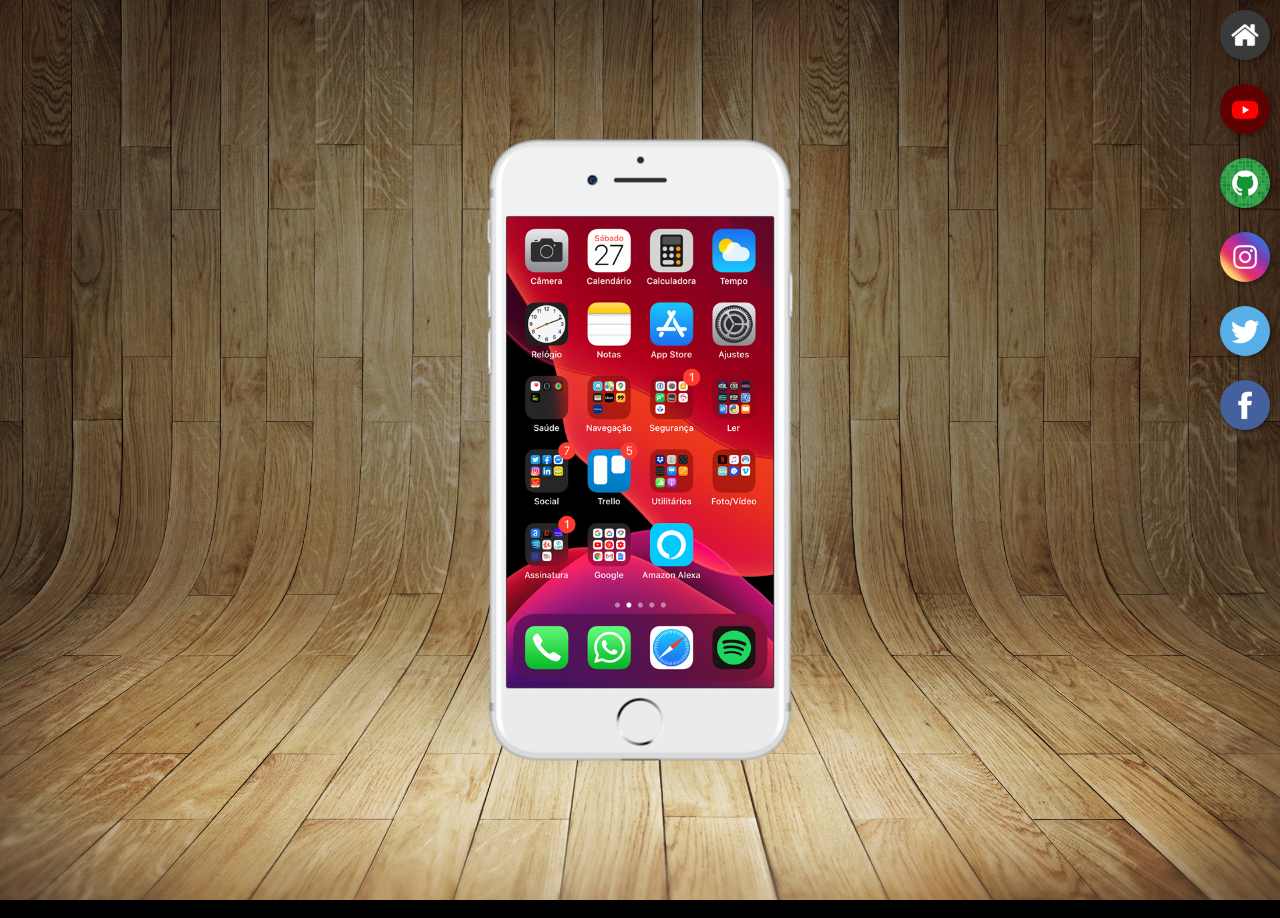
<file: index.html>
<!DOCTYPE html>
<html lang="pt-br">
<head>
    <meta charset="UTF-8">
    <meta name="viewport" content="width=device-width, initial-scale=1.0">
    <title>Projeto Redes Sociais</title>
    <link rel="shortcut icon" href="favicon.ico" type="image/x-icon">
    <link rel="stylesheet" href="estilos/style.css">
</head>
<body>
    <main>
        <section id="telefone">
            <iframe src="home.html" name="tela" id="tela" frameborder="0">
                Seu navegador não é compativel com isso.
            </iframe>
        </section>
        <section id="redes-sociais">
            <a href="home.html" target="tela"><img src="imagens/logo-home.jpg" alt="Home"></a><br>
            <a href="youtube.html" target="tela"><img src="imagens/logo-youtube.jpg" alt="YouTube"></a><br>
            <a href="github.html" target="tela"><img src="imagens/logo-github.jpg" alt="GitHub"></a><br>
            <a href="instagram.html" target="tela"> <img src="imagens/logo-instagram.jpg" alt="Instagram"></a><br>
            <a href="twitter.html" target="tela"><img src="imagens/logo-twitter.jpg" alt="Twitter"></a><br>
            <a href="facebook.html" target="tela"><img src="imagens/logo-facebook.jpg" alt="Facebook"></a>
        </section>
    </main>
</body>
</html><br>
</file>
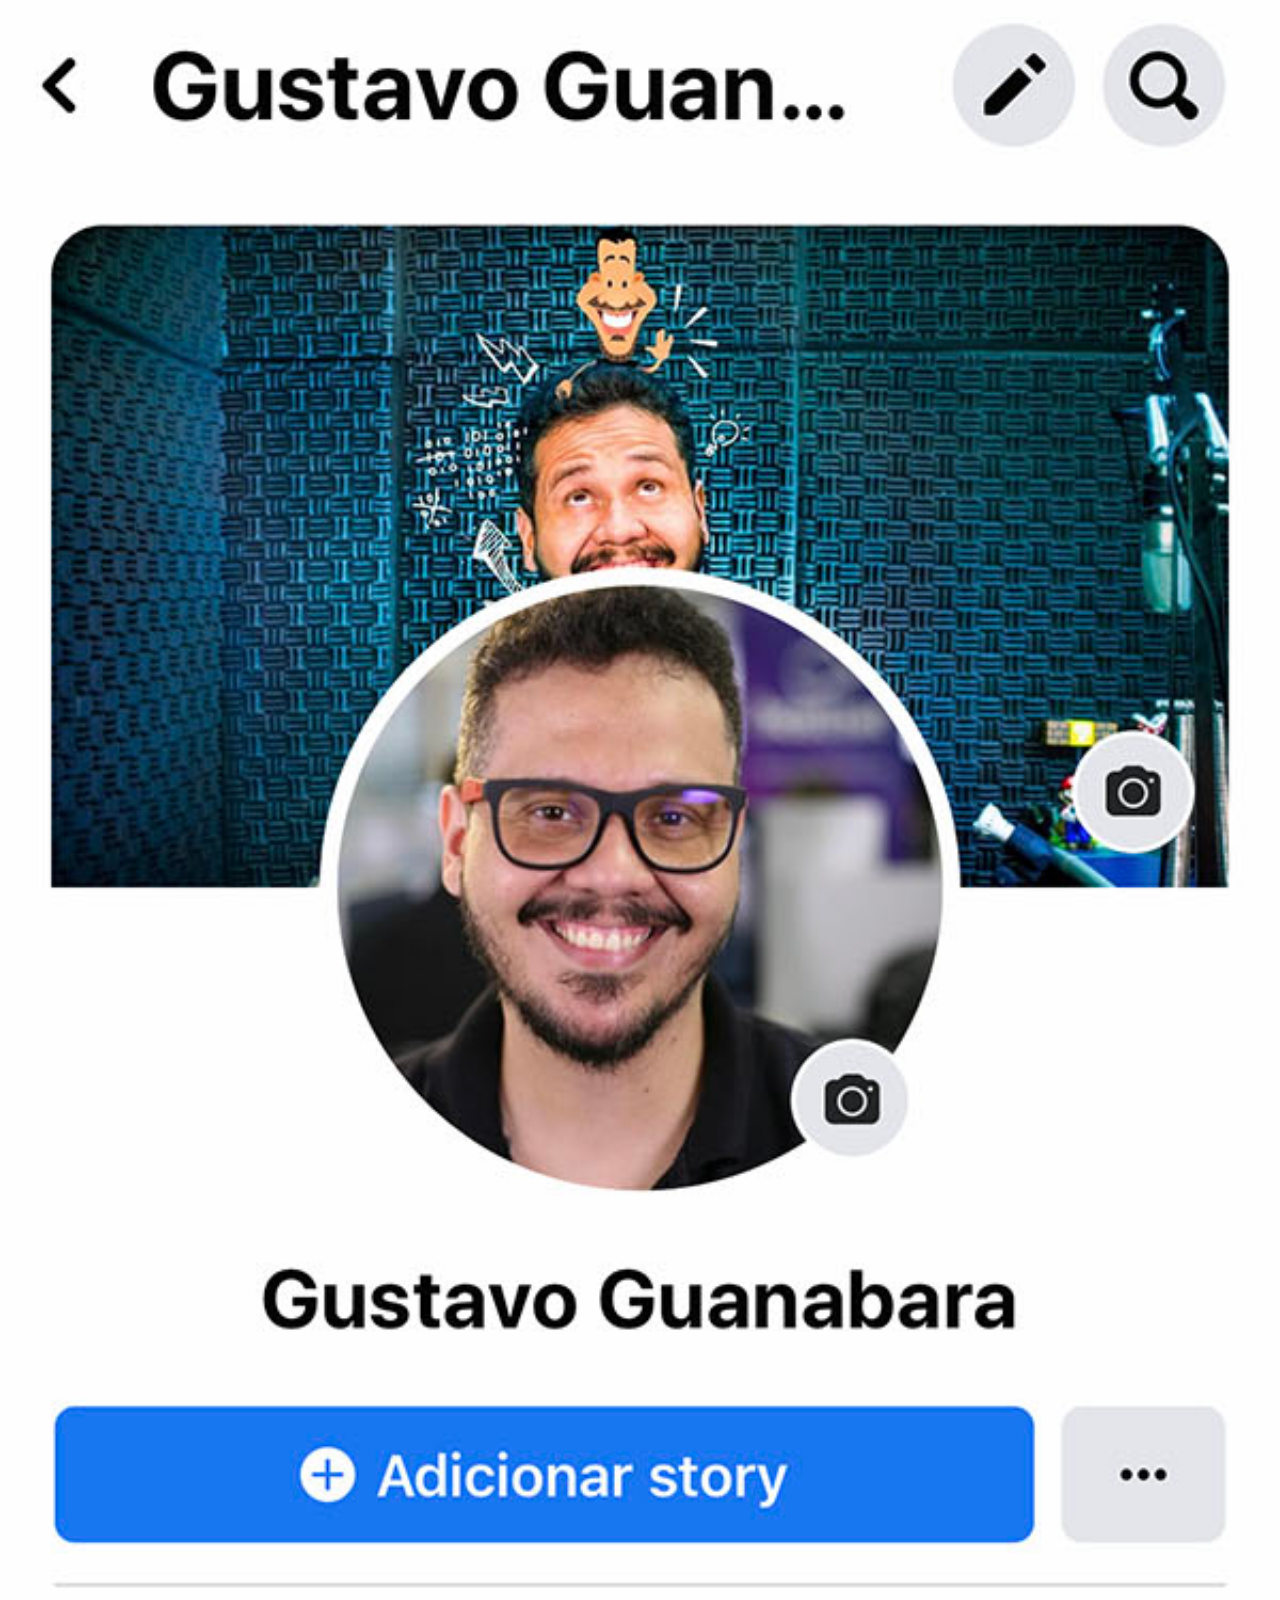
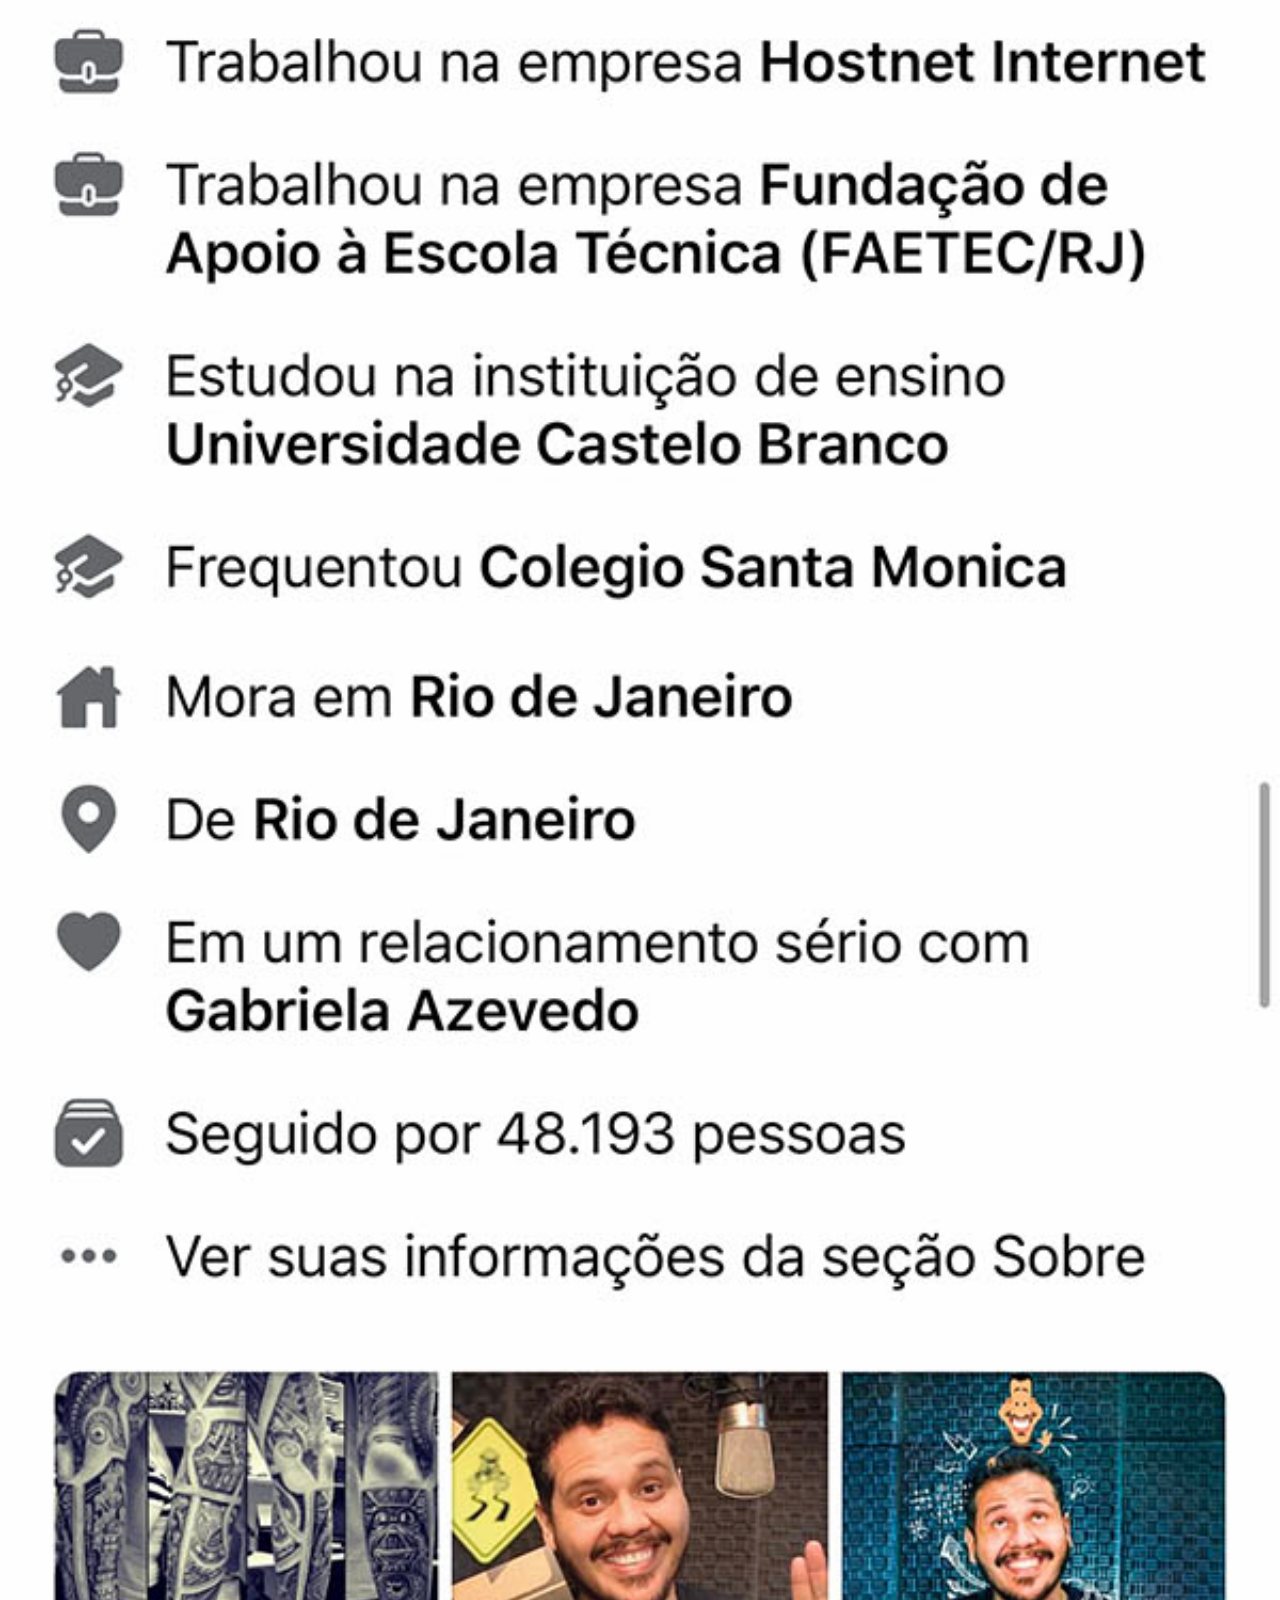
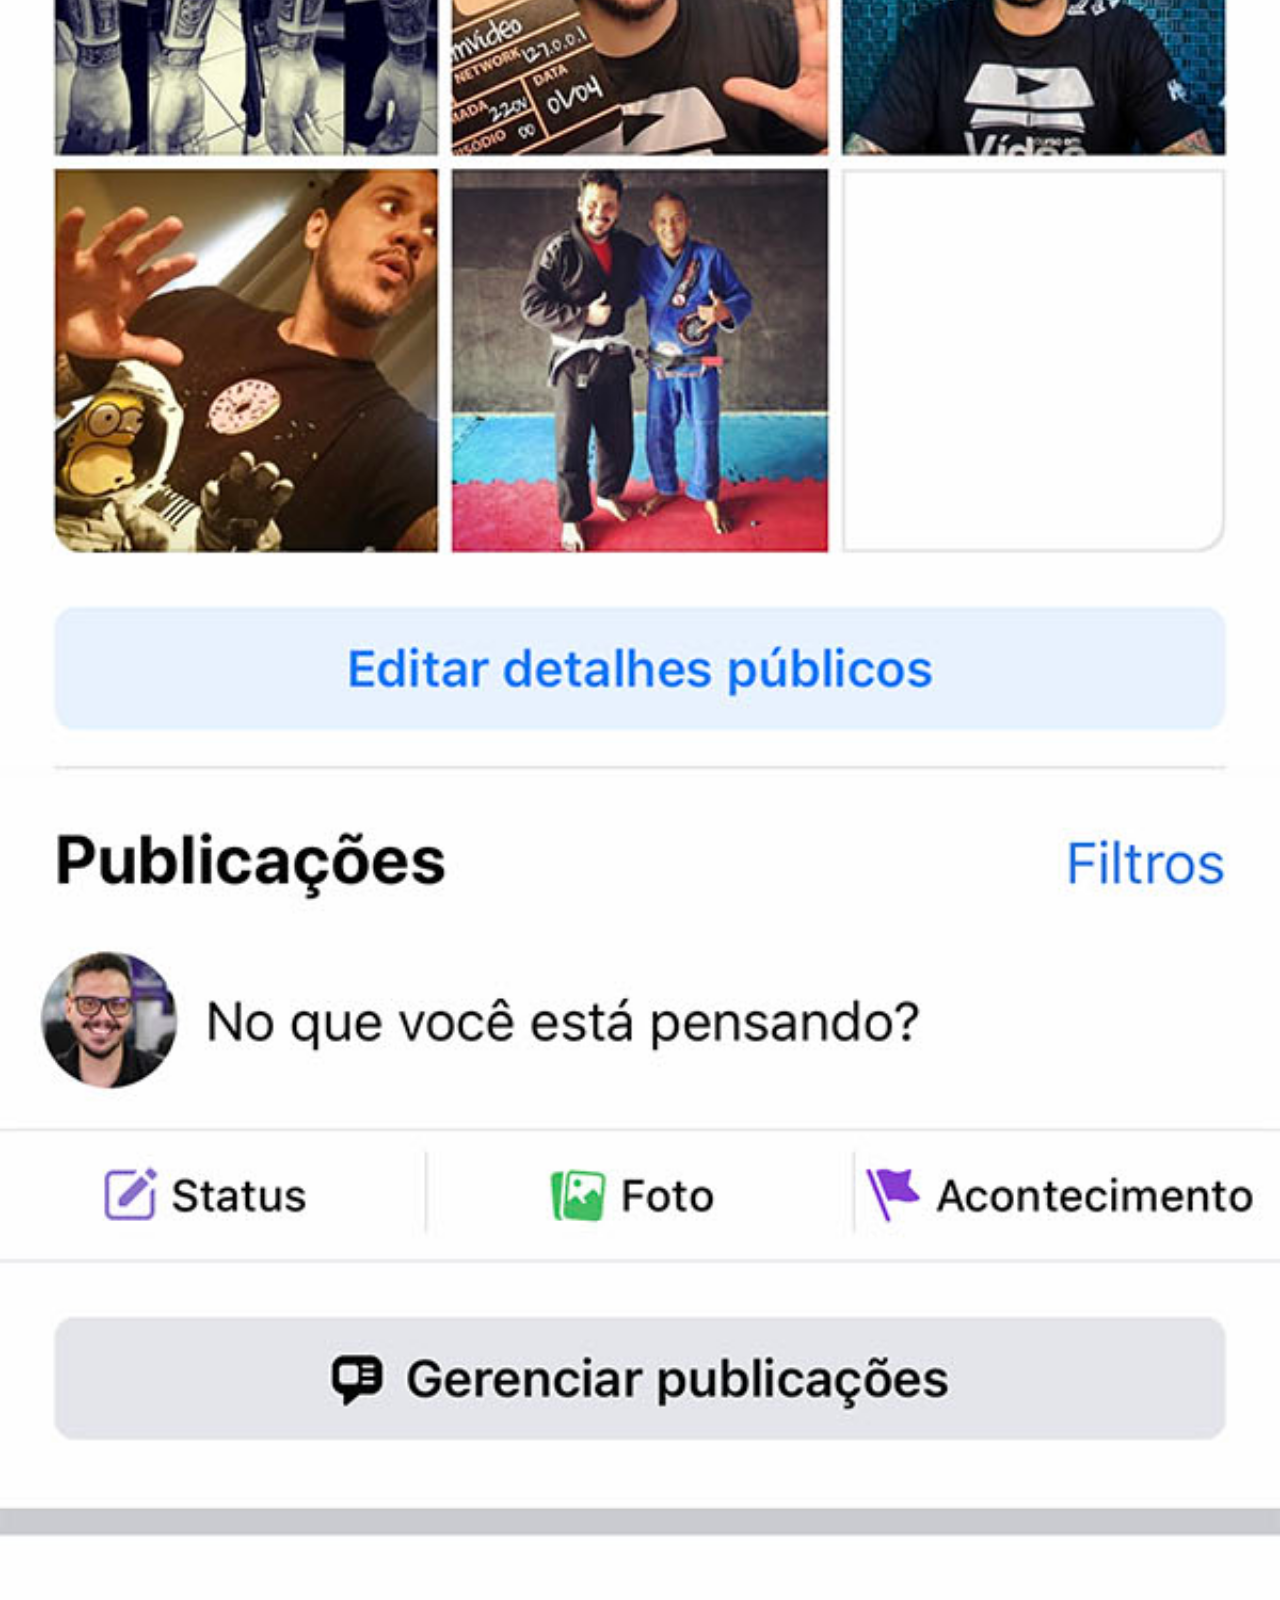
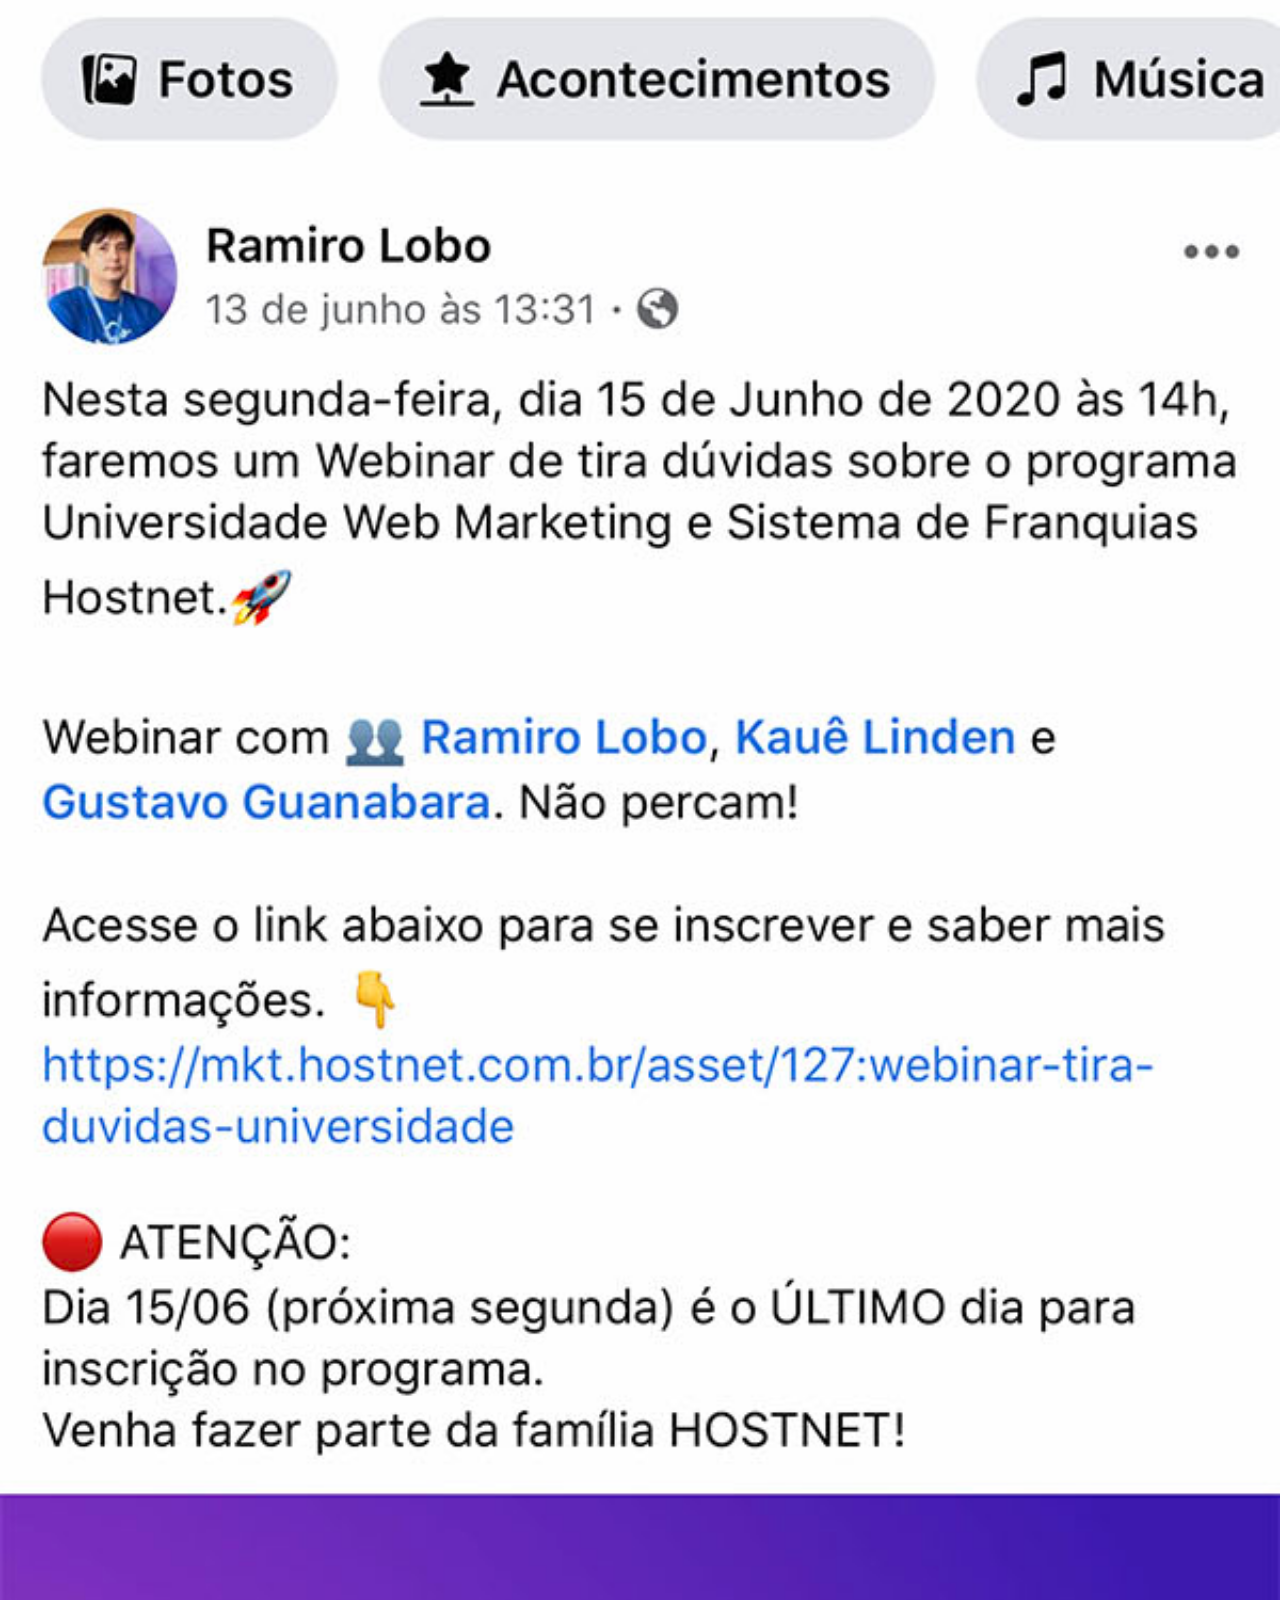
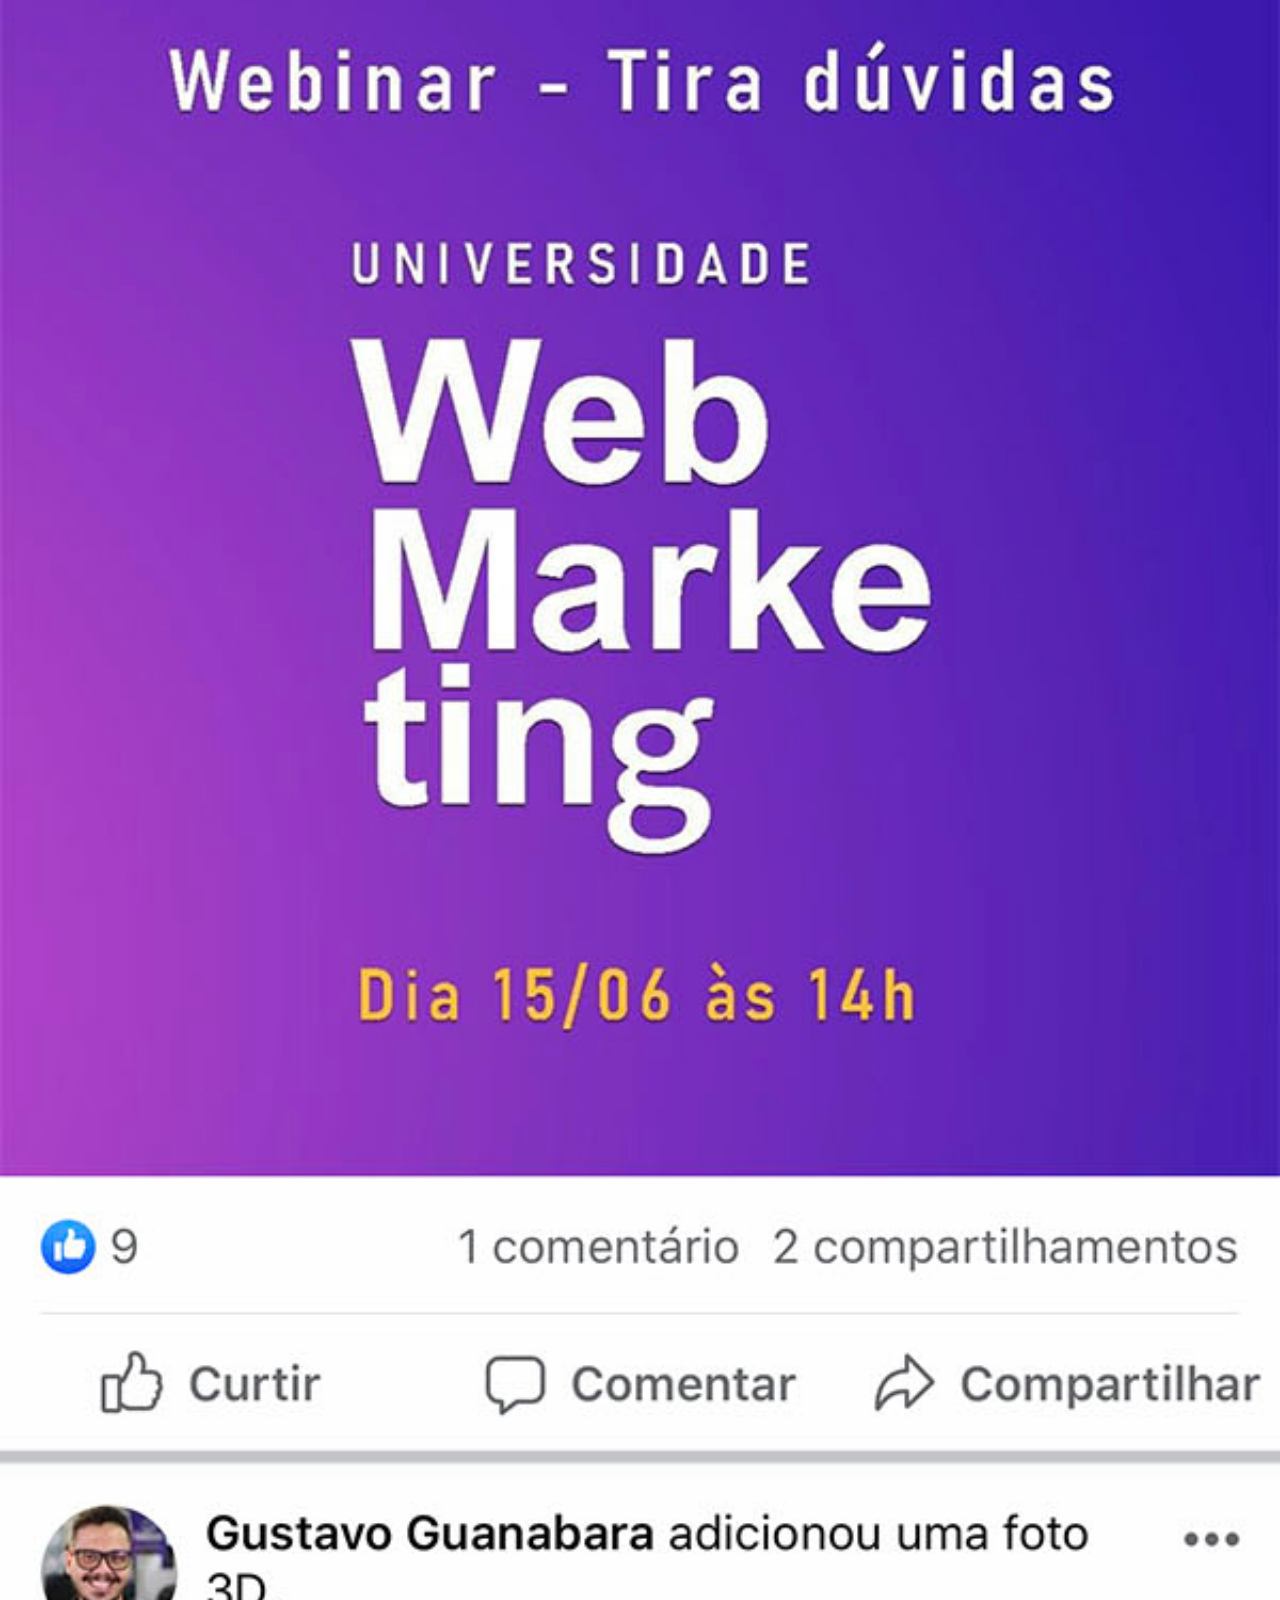
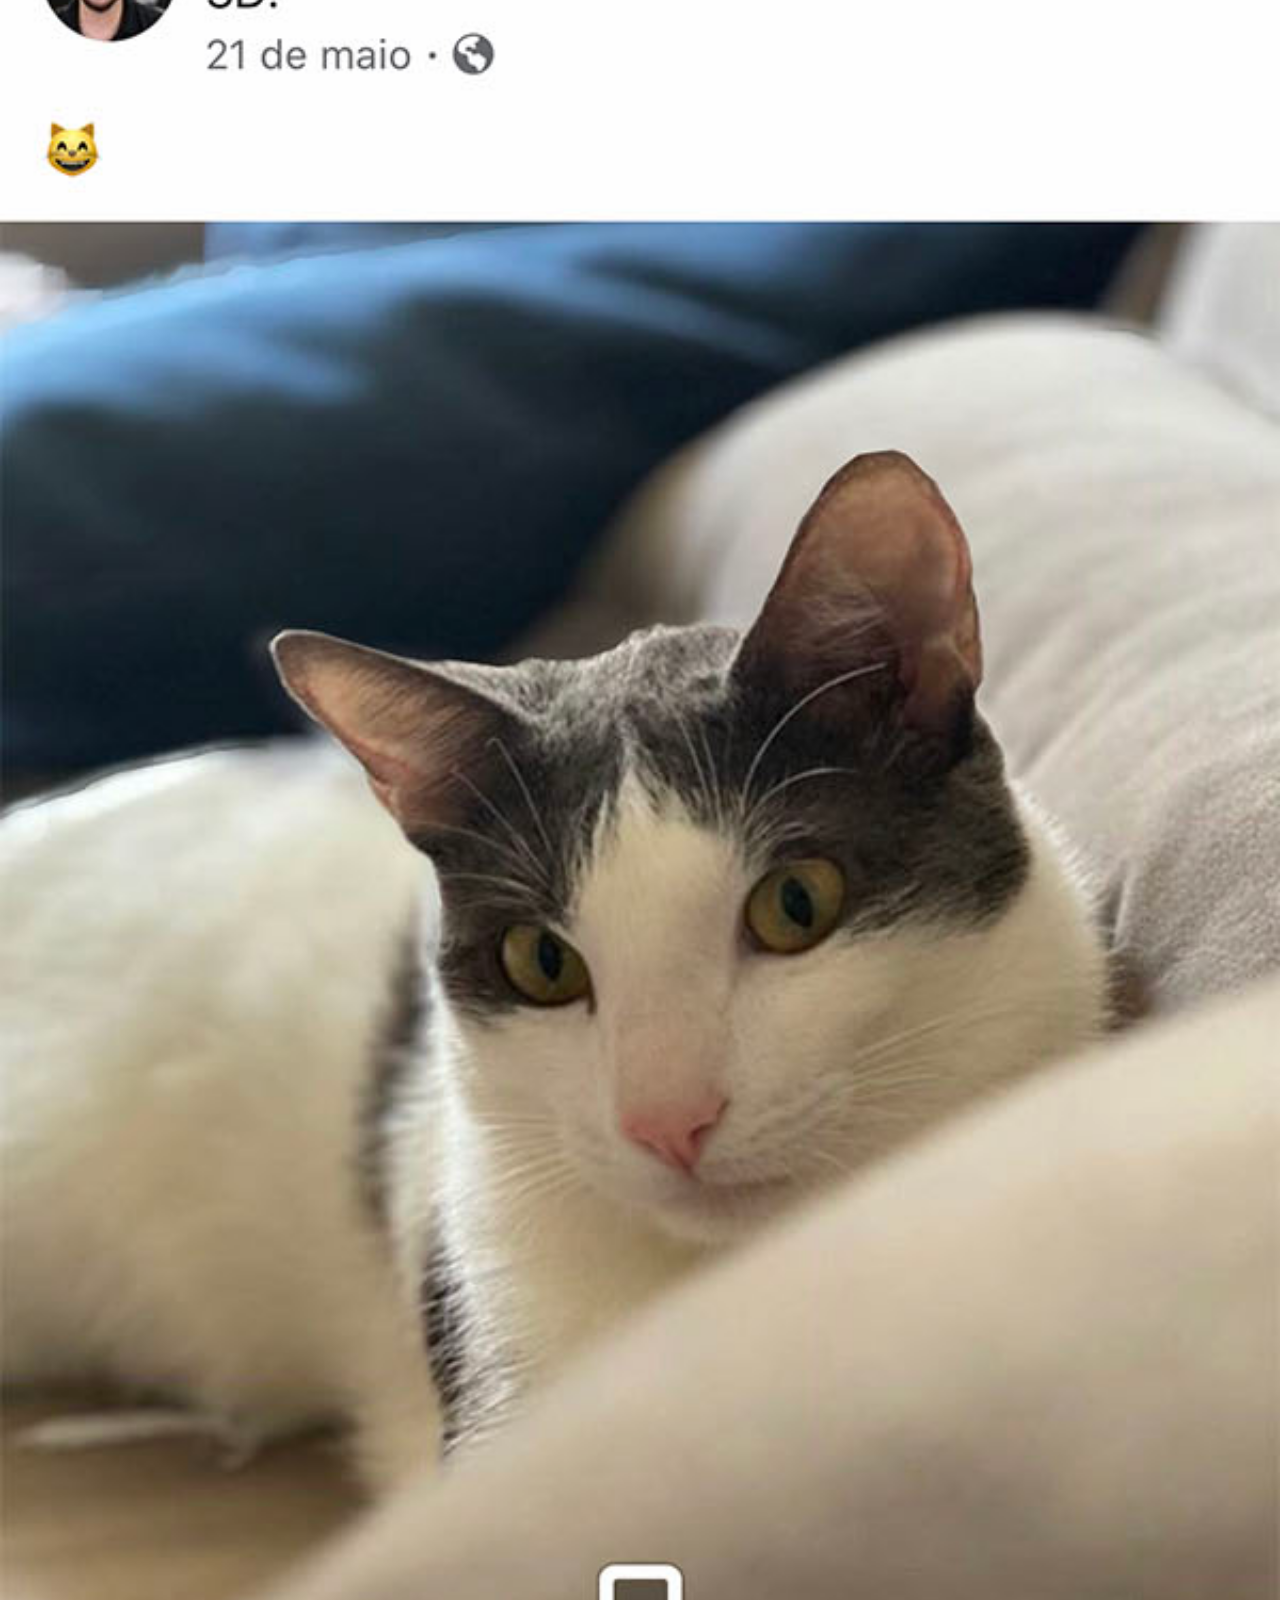
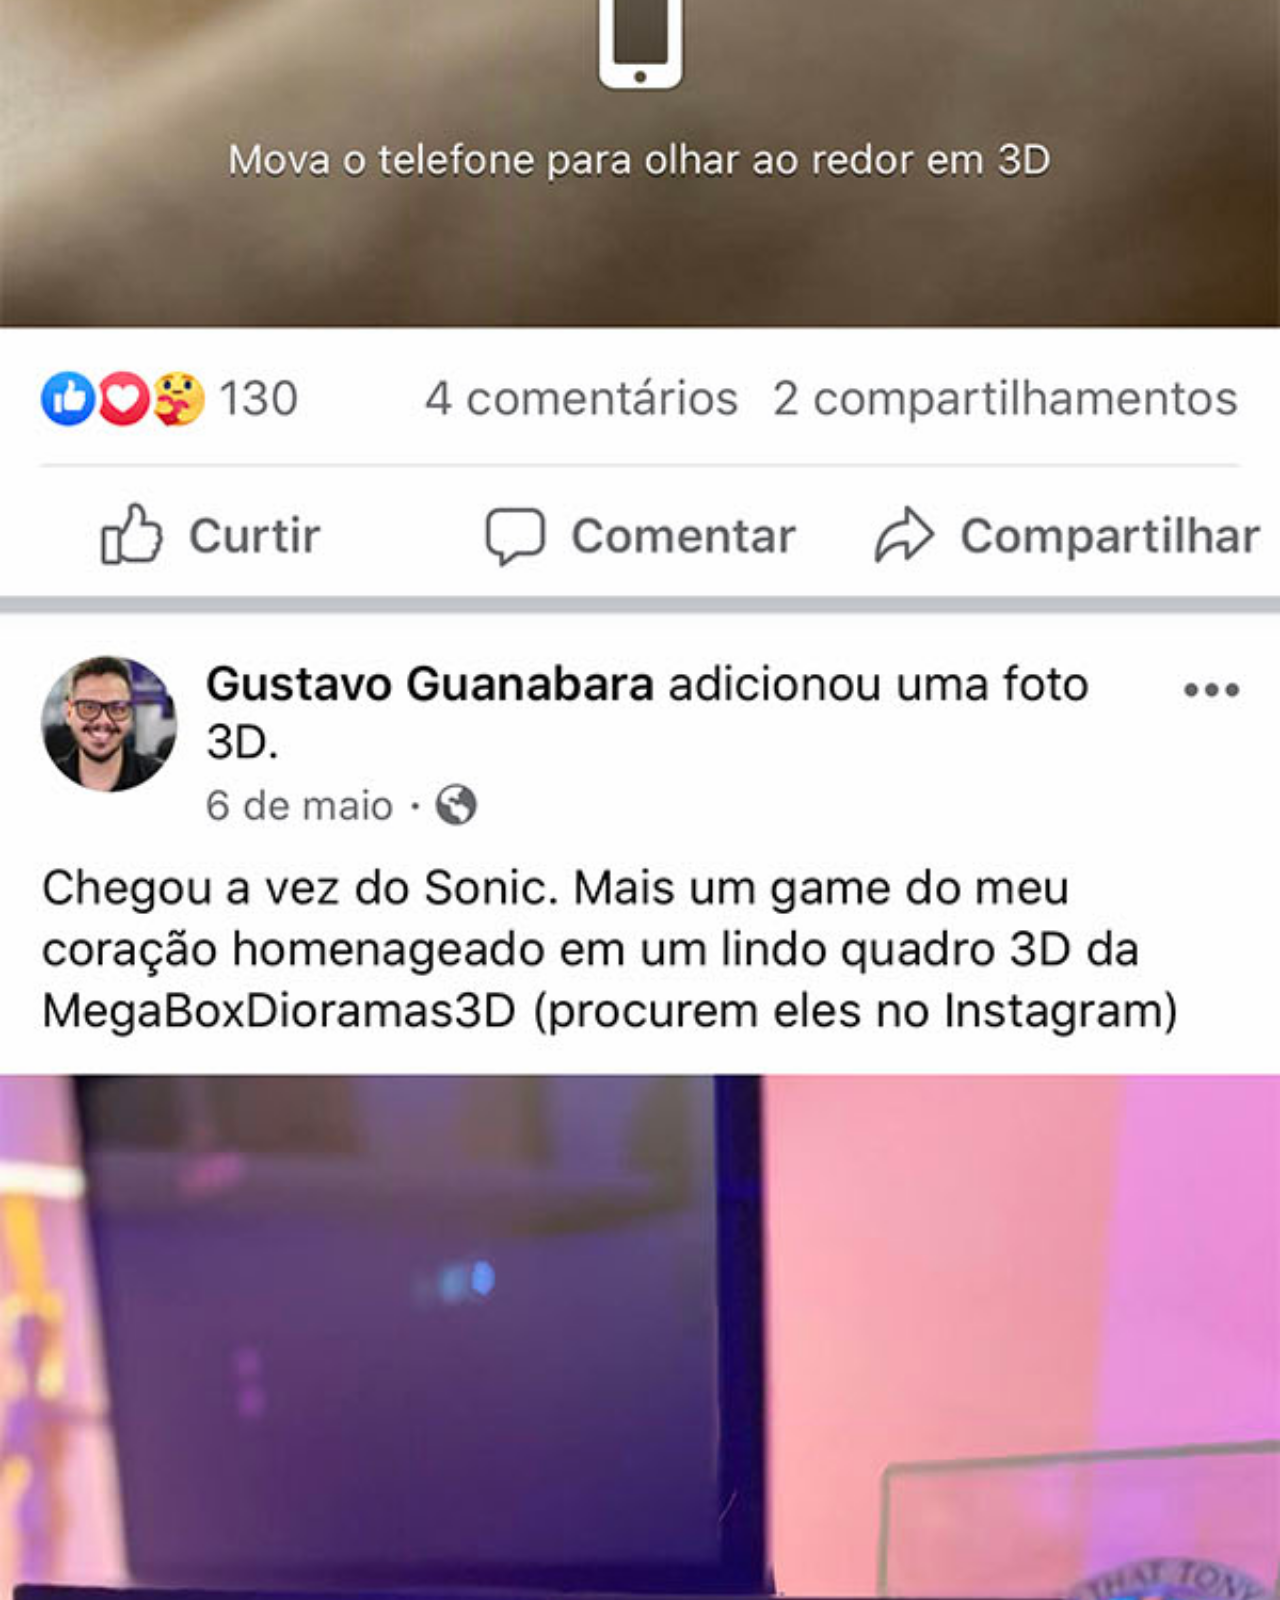
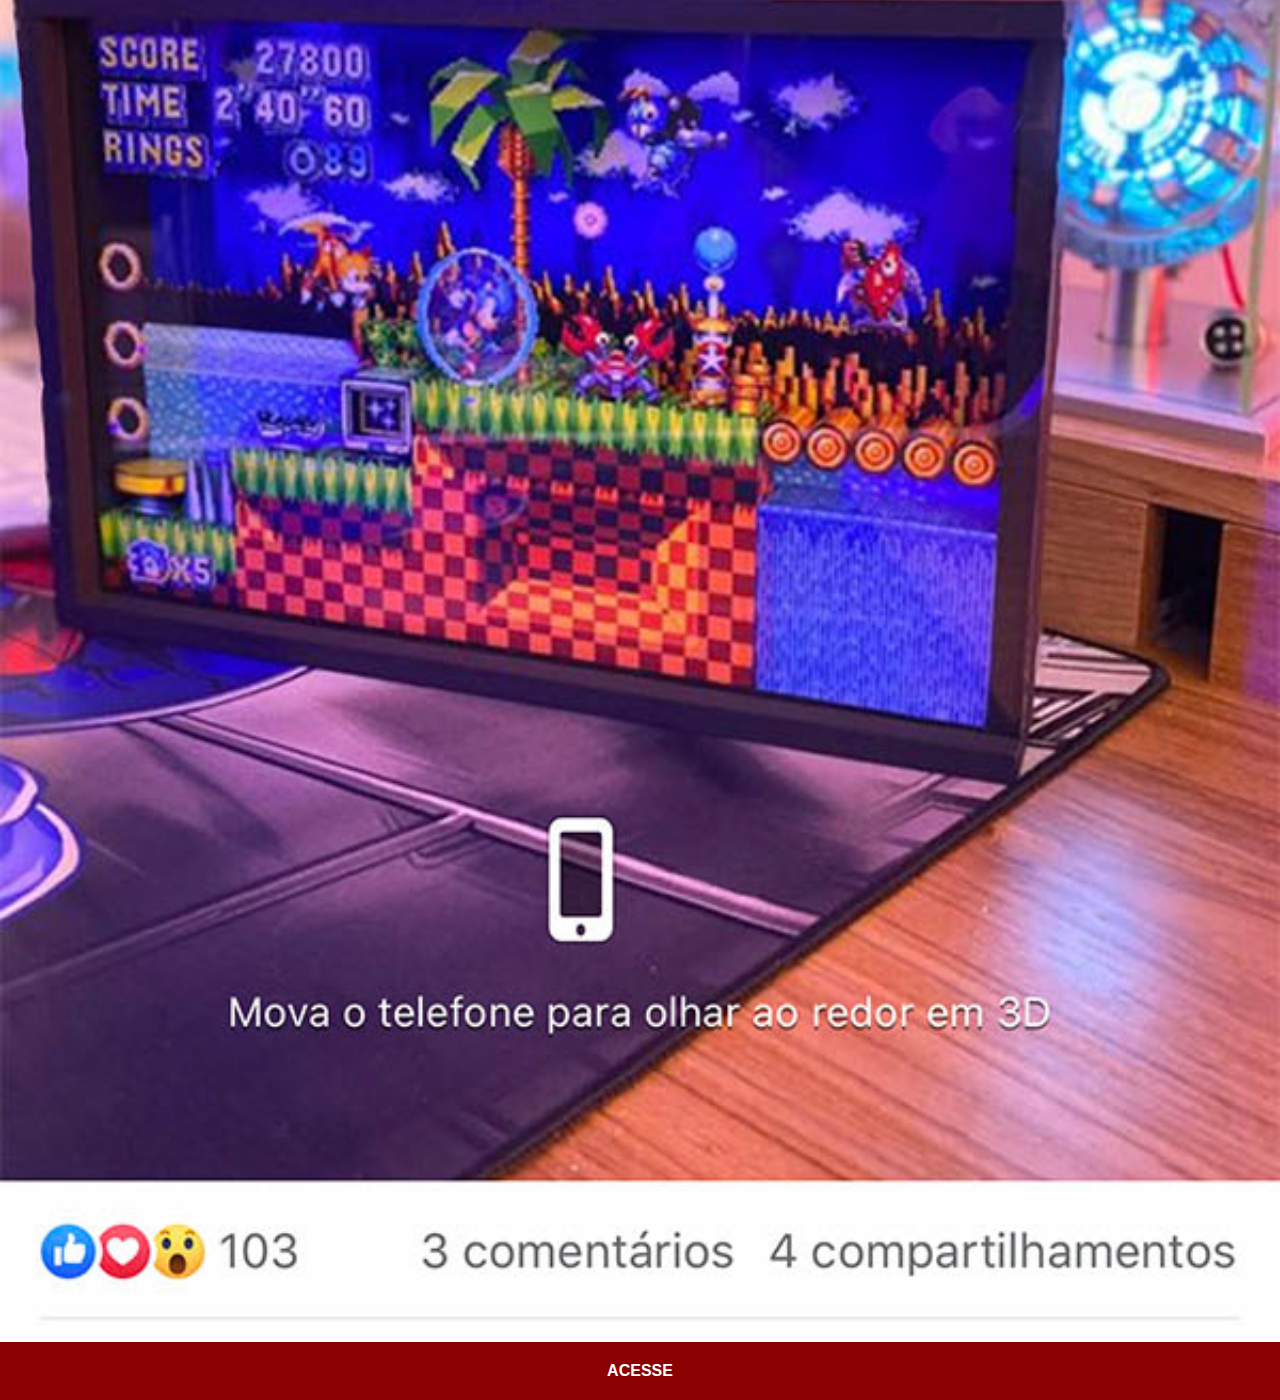
<file: facebook.html>
<!DOCTYPE html>
<html lang="pt-br">
<head>
    <meta charset="UTF-8">
    <meta name="viewport" content="width=device-width, initial-scale=1.0">
    <title>Facebook</title>
    <link rel="stylesheet" href="estilos/social.css">
</head>
<body>
    <img src="imagens/tela-facebook.jpg" alt="Facebook">
    <a href="https://www.facebook.com/?locale=pt_BR" target="_blank">ACESSE</a>
</body>
</html>
</file>
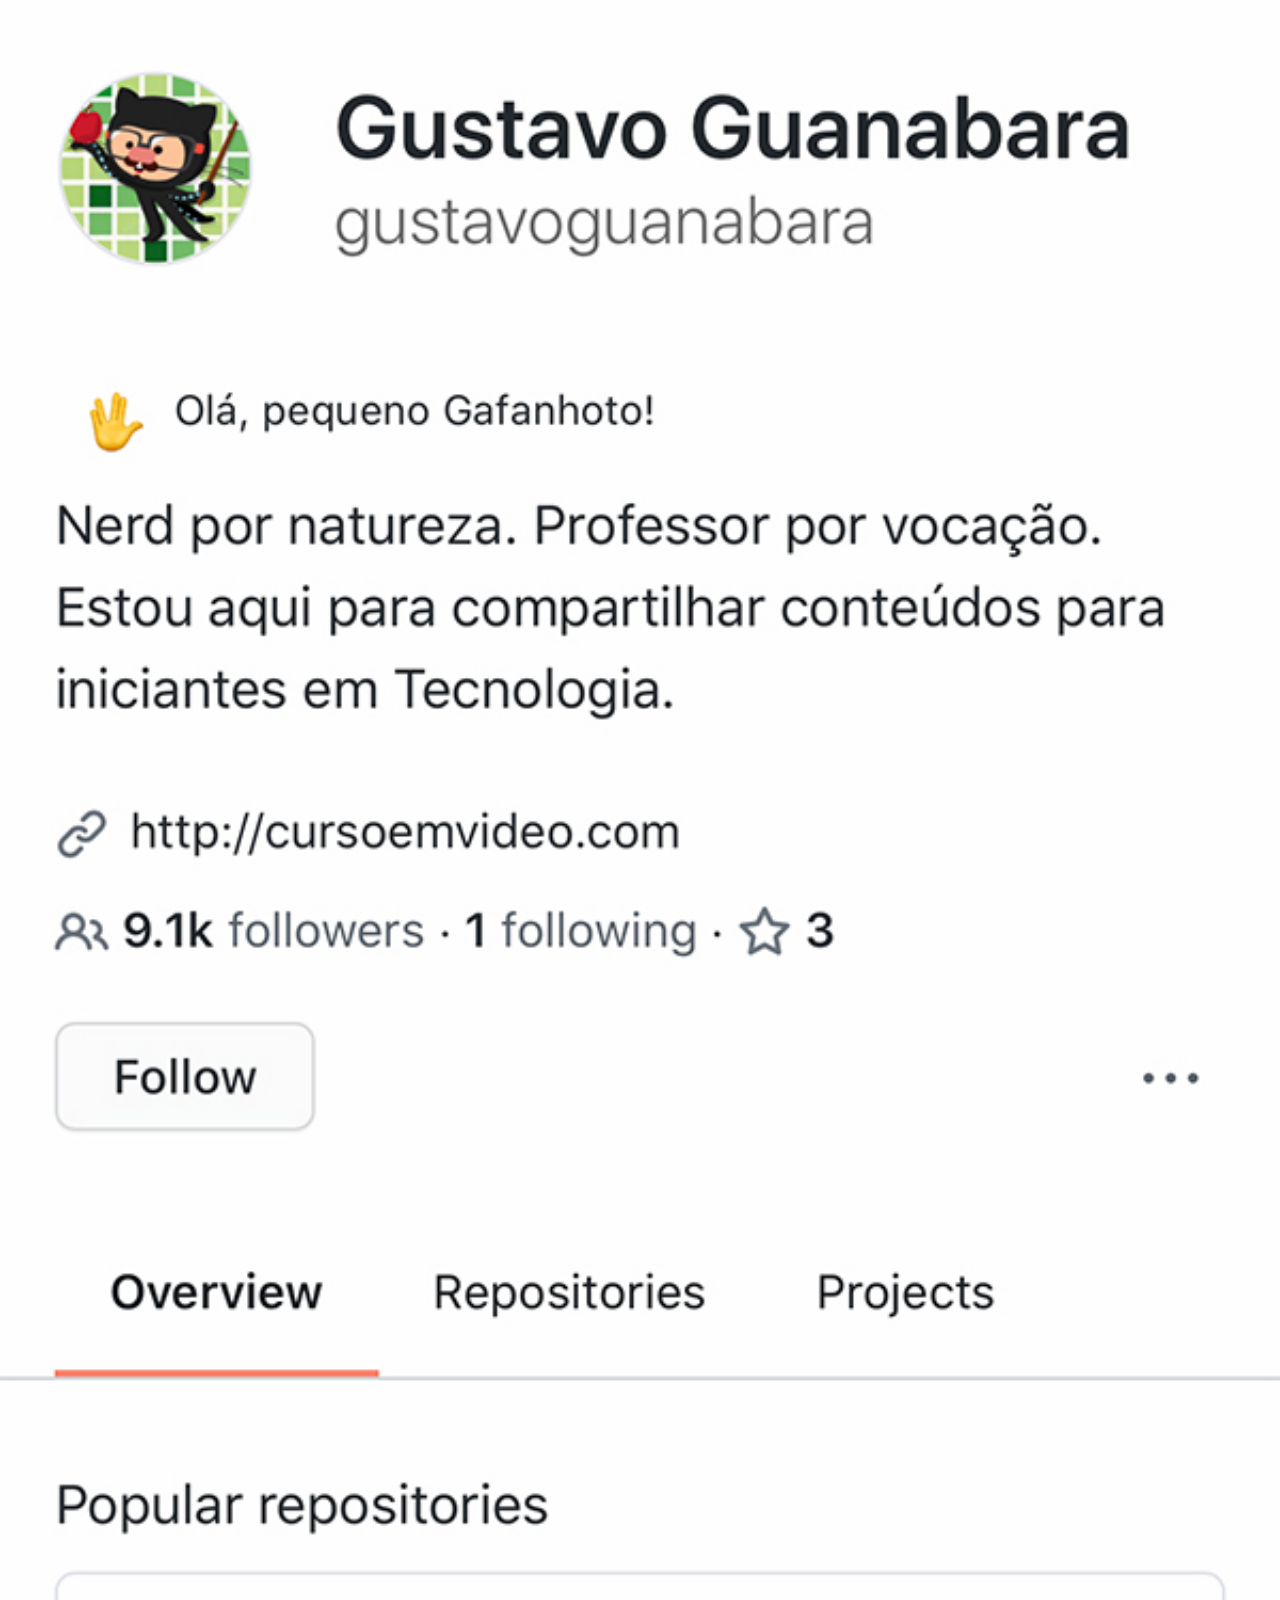
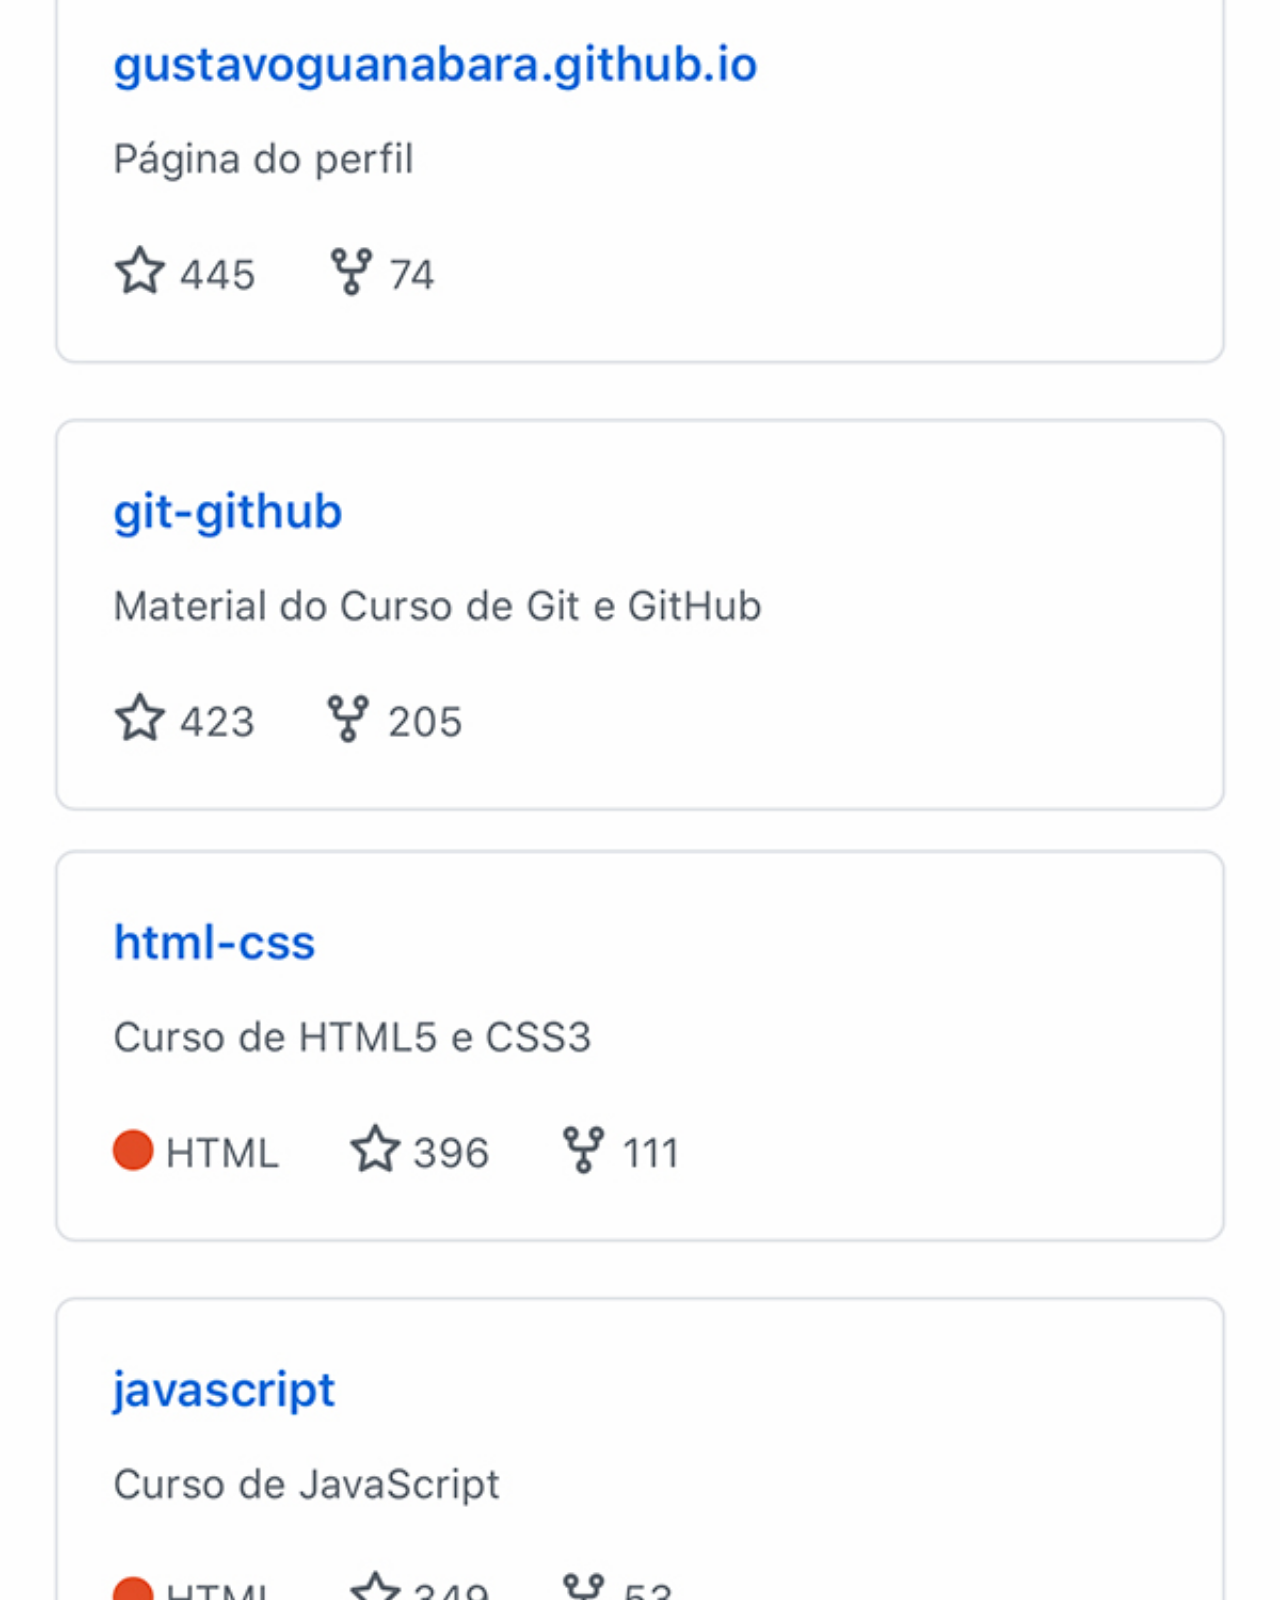
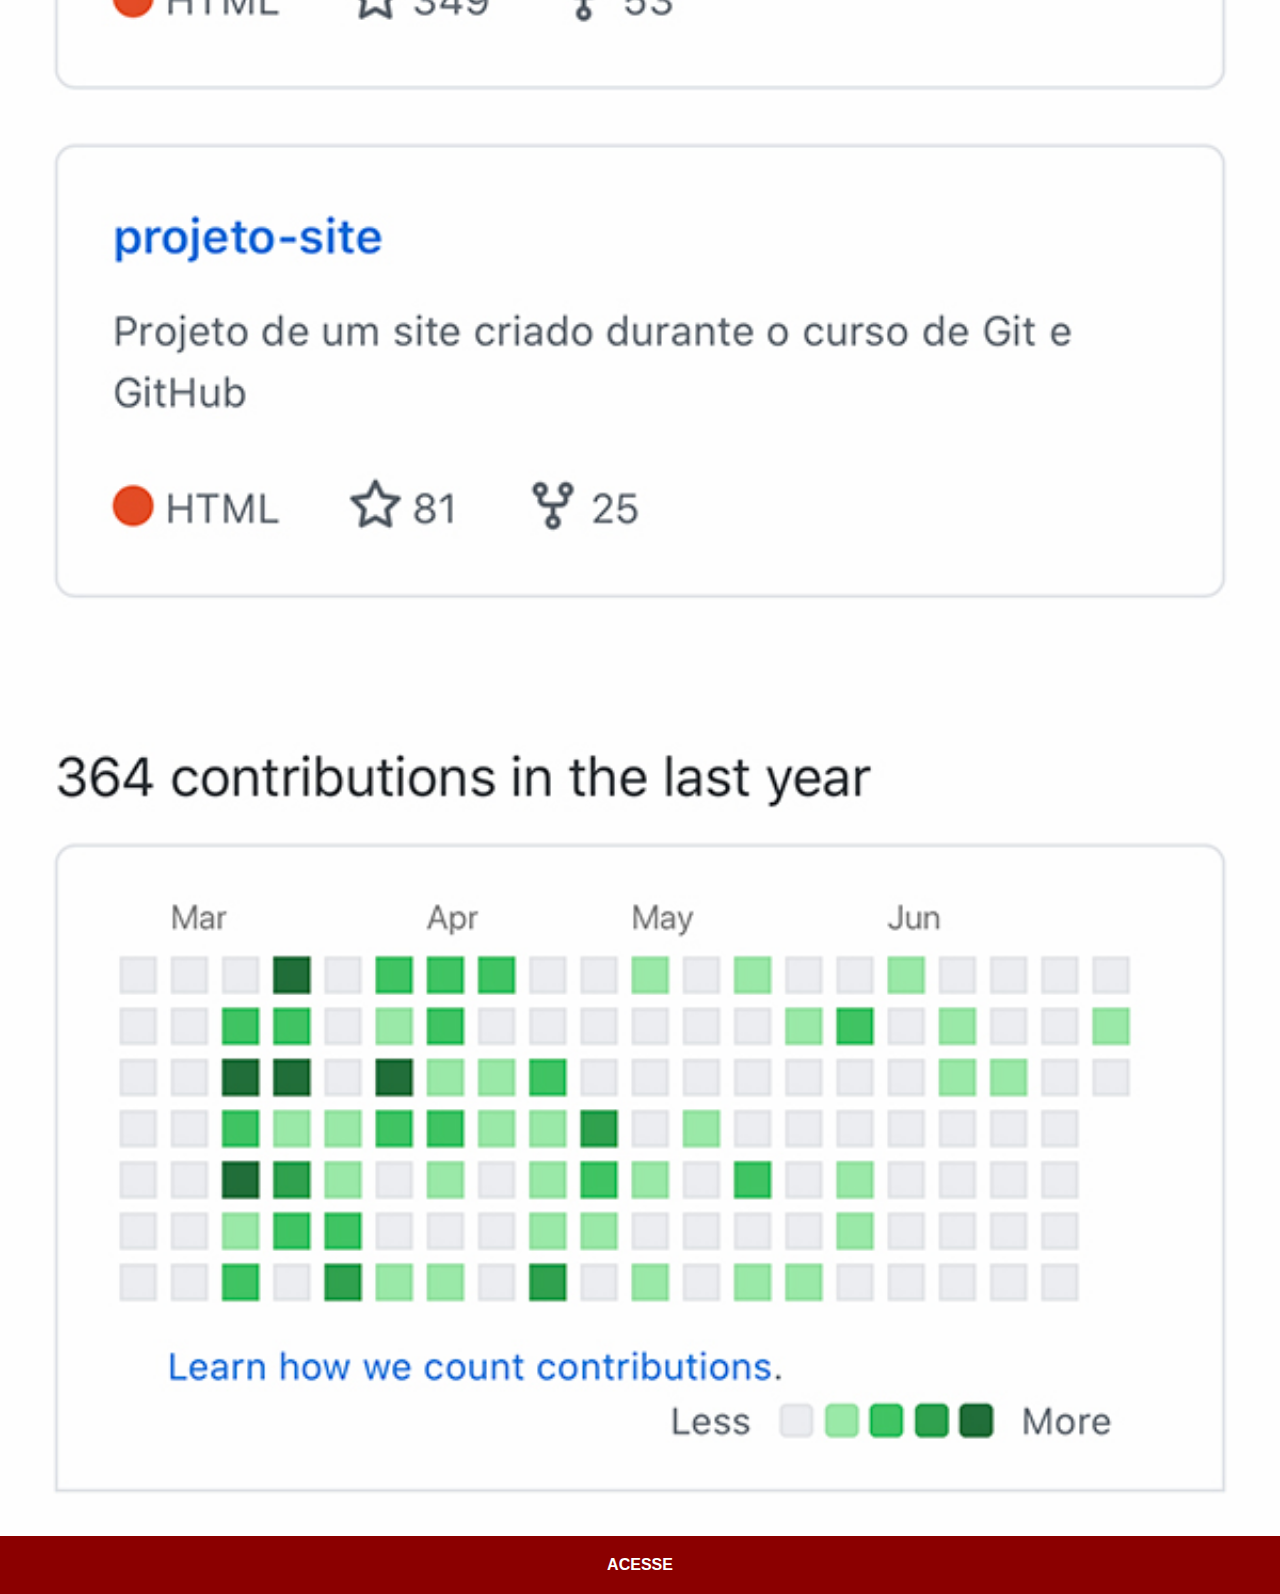
<file: github.html>
<!DOCTYPE html>
<html lang="pt-br">
<head>
    <meta charset="UTF-8">
    <meta name="viewport" content="width=device-width, initial-scale=1.0">
    <title>GitHub</title>
    <link rel="stylesheet" href="estilos/social.css">
</head>
<body>
    <img src="imagens/tela-github.jpg" alt="GitHub">
    <a href="https://github.com/gustavoguanabara/" target="_blank">ACESSE</a>
</body>
</html>
</file>
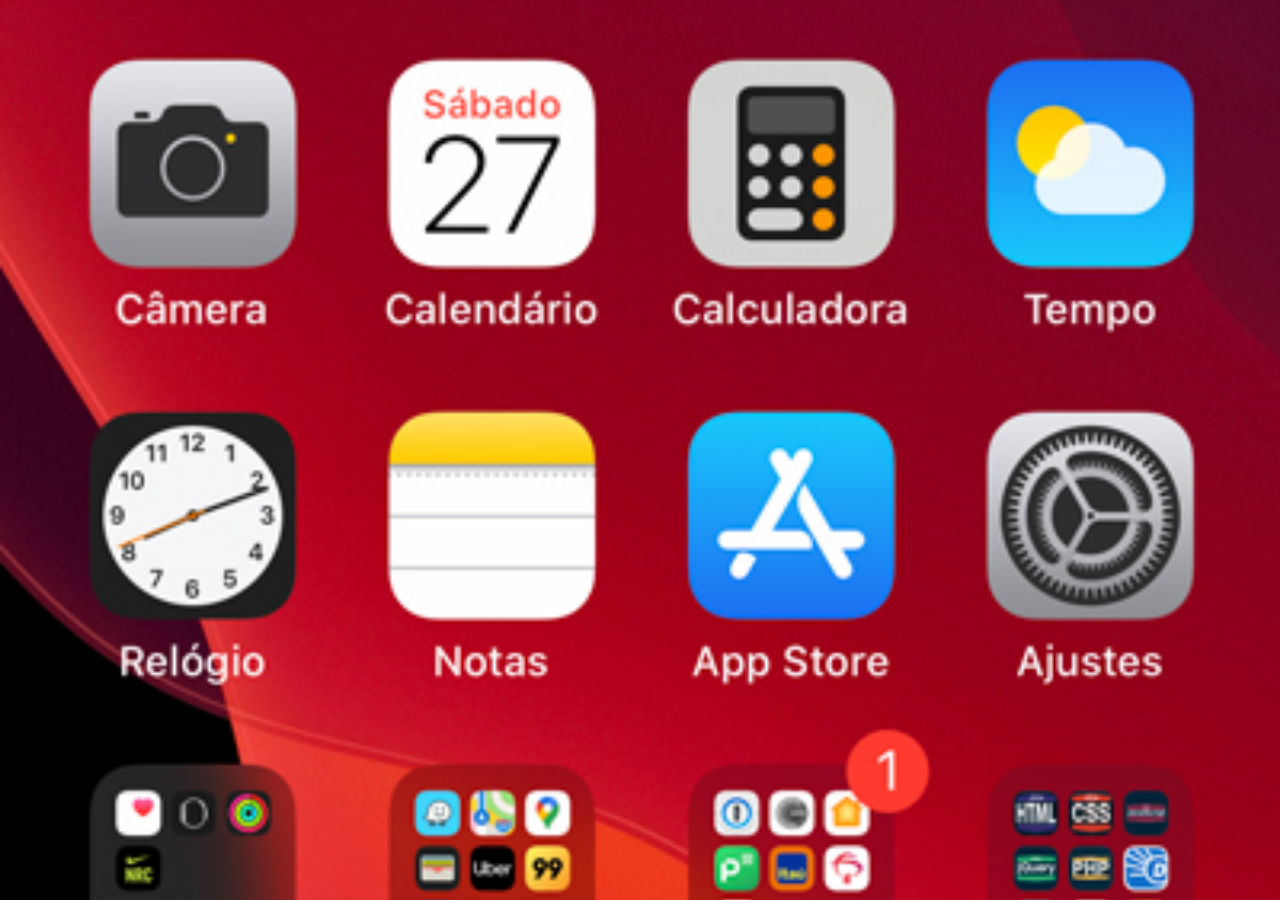
<file: home.html>
<!DOCTYPE html>
<html lang="pt-br">
<head>
    <meta charset="UTF-8">
    <meta name="viewport" content="width=device-width, initial-scale=1.0">
    <title>Home</title>
    <style>
        * {
            margin: 0px;
            padding: 0px;
        }

        body {
            width: 100vw;
            height: 100vh;
            background: black url('imagens/tela-home.jpg') no-repeat top center;
            background-size: cover;
        }
    </style>
</head>
<body>
    
</body>
</html>
</file>
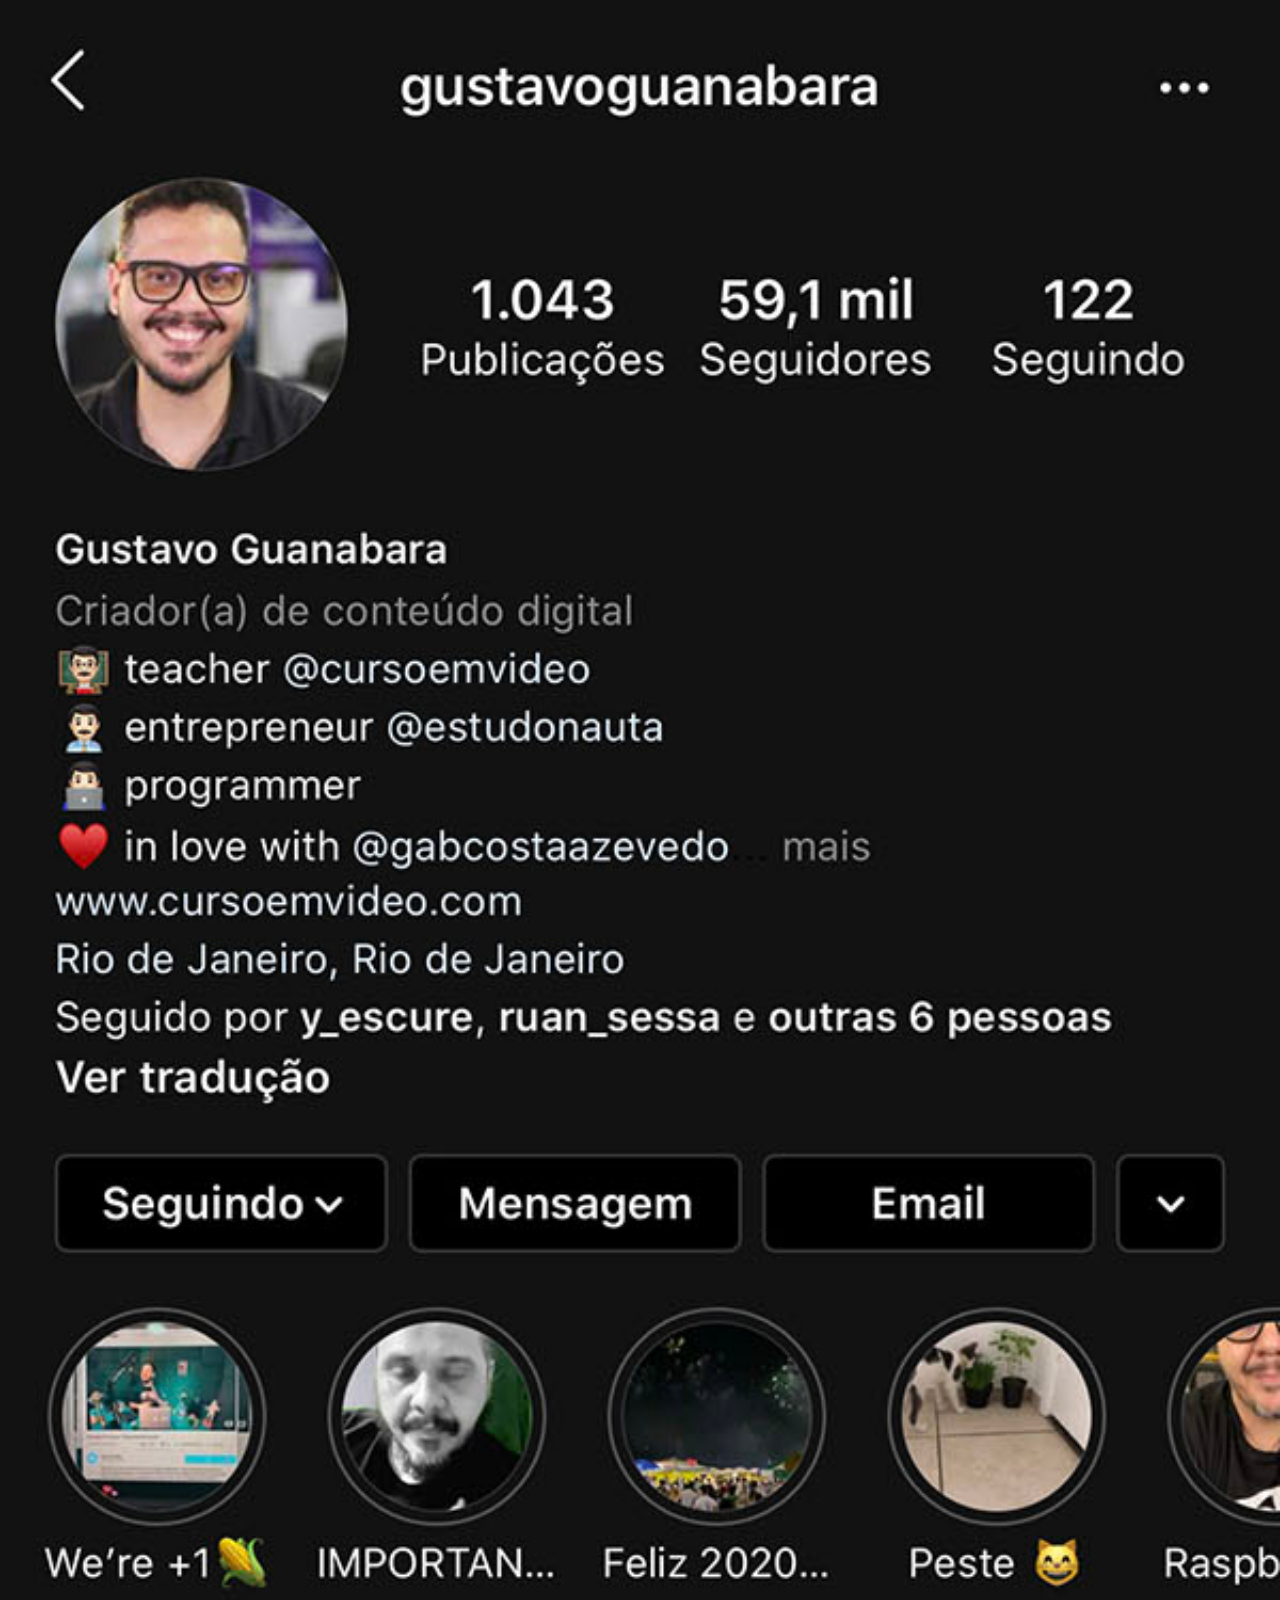
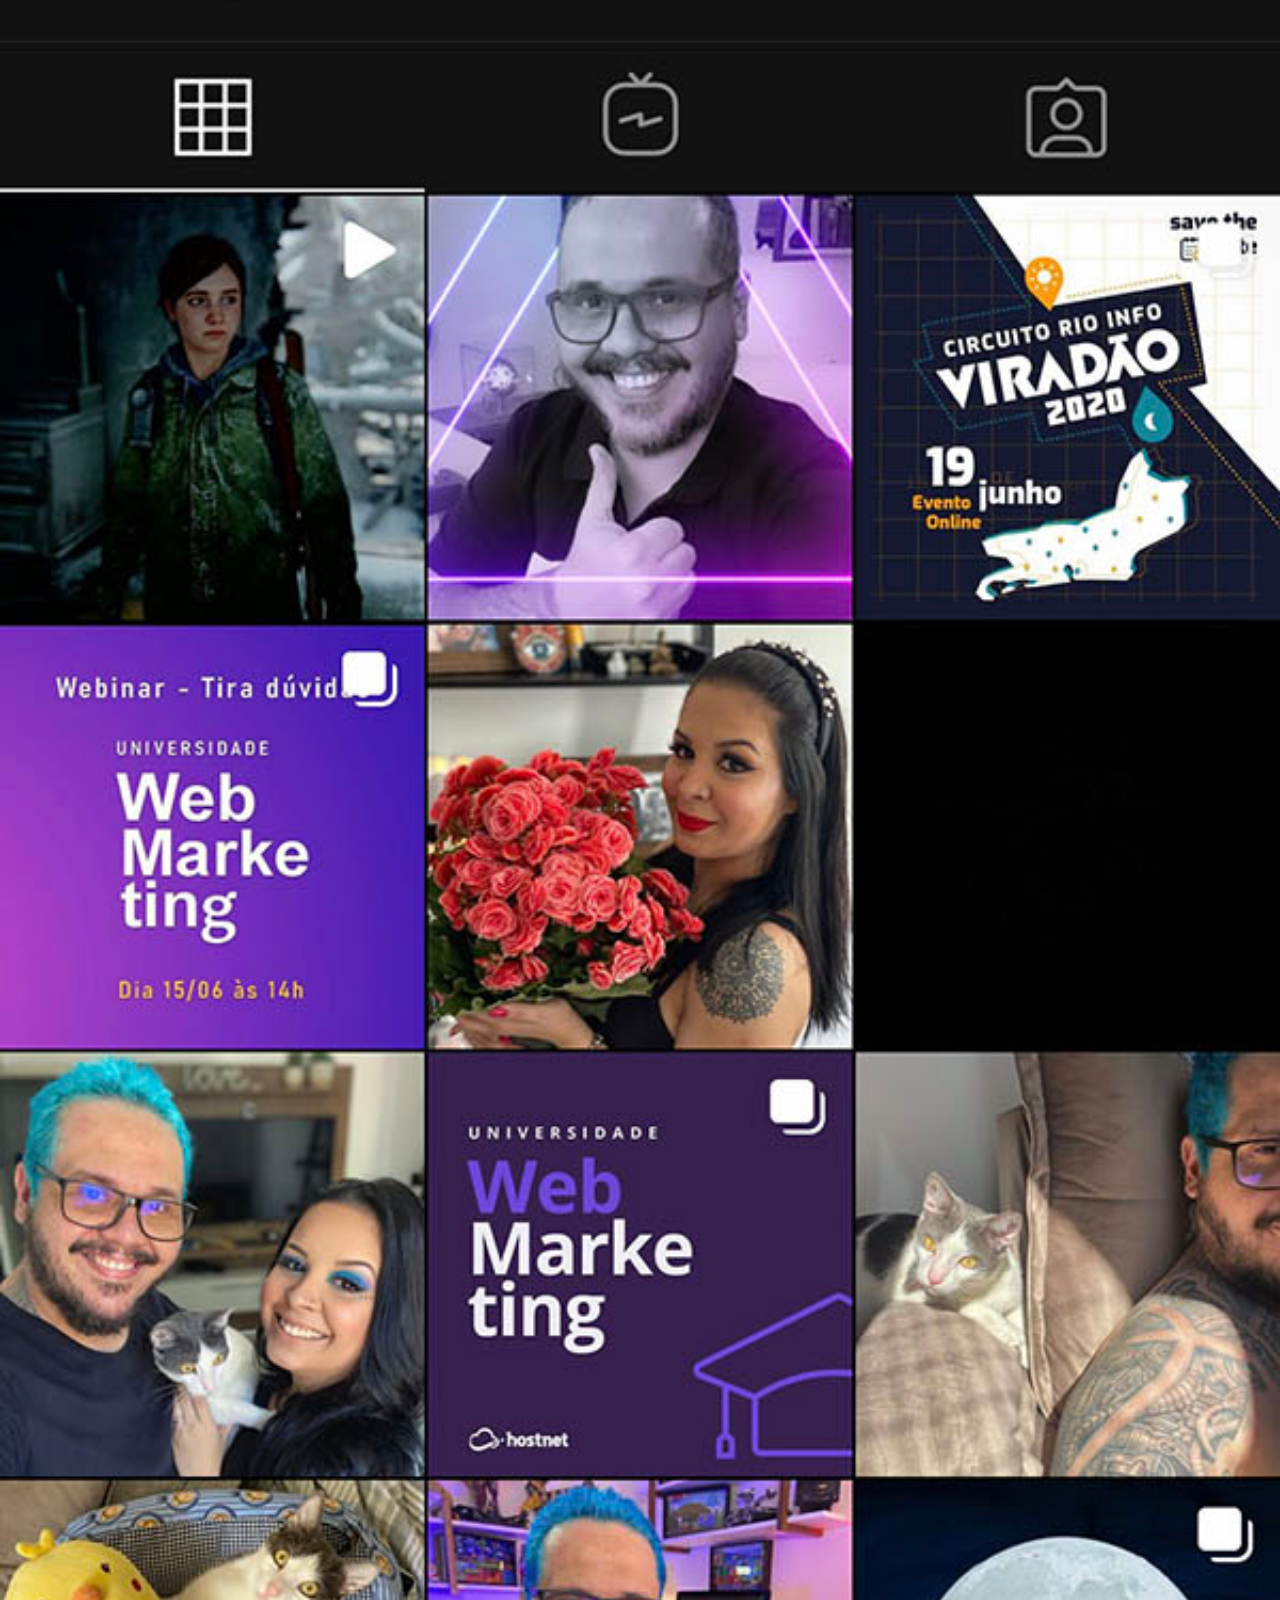
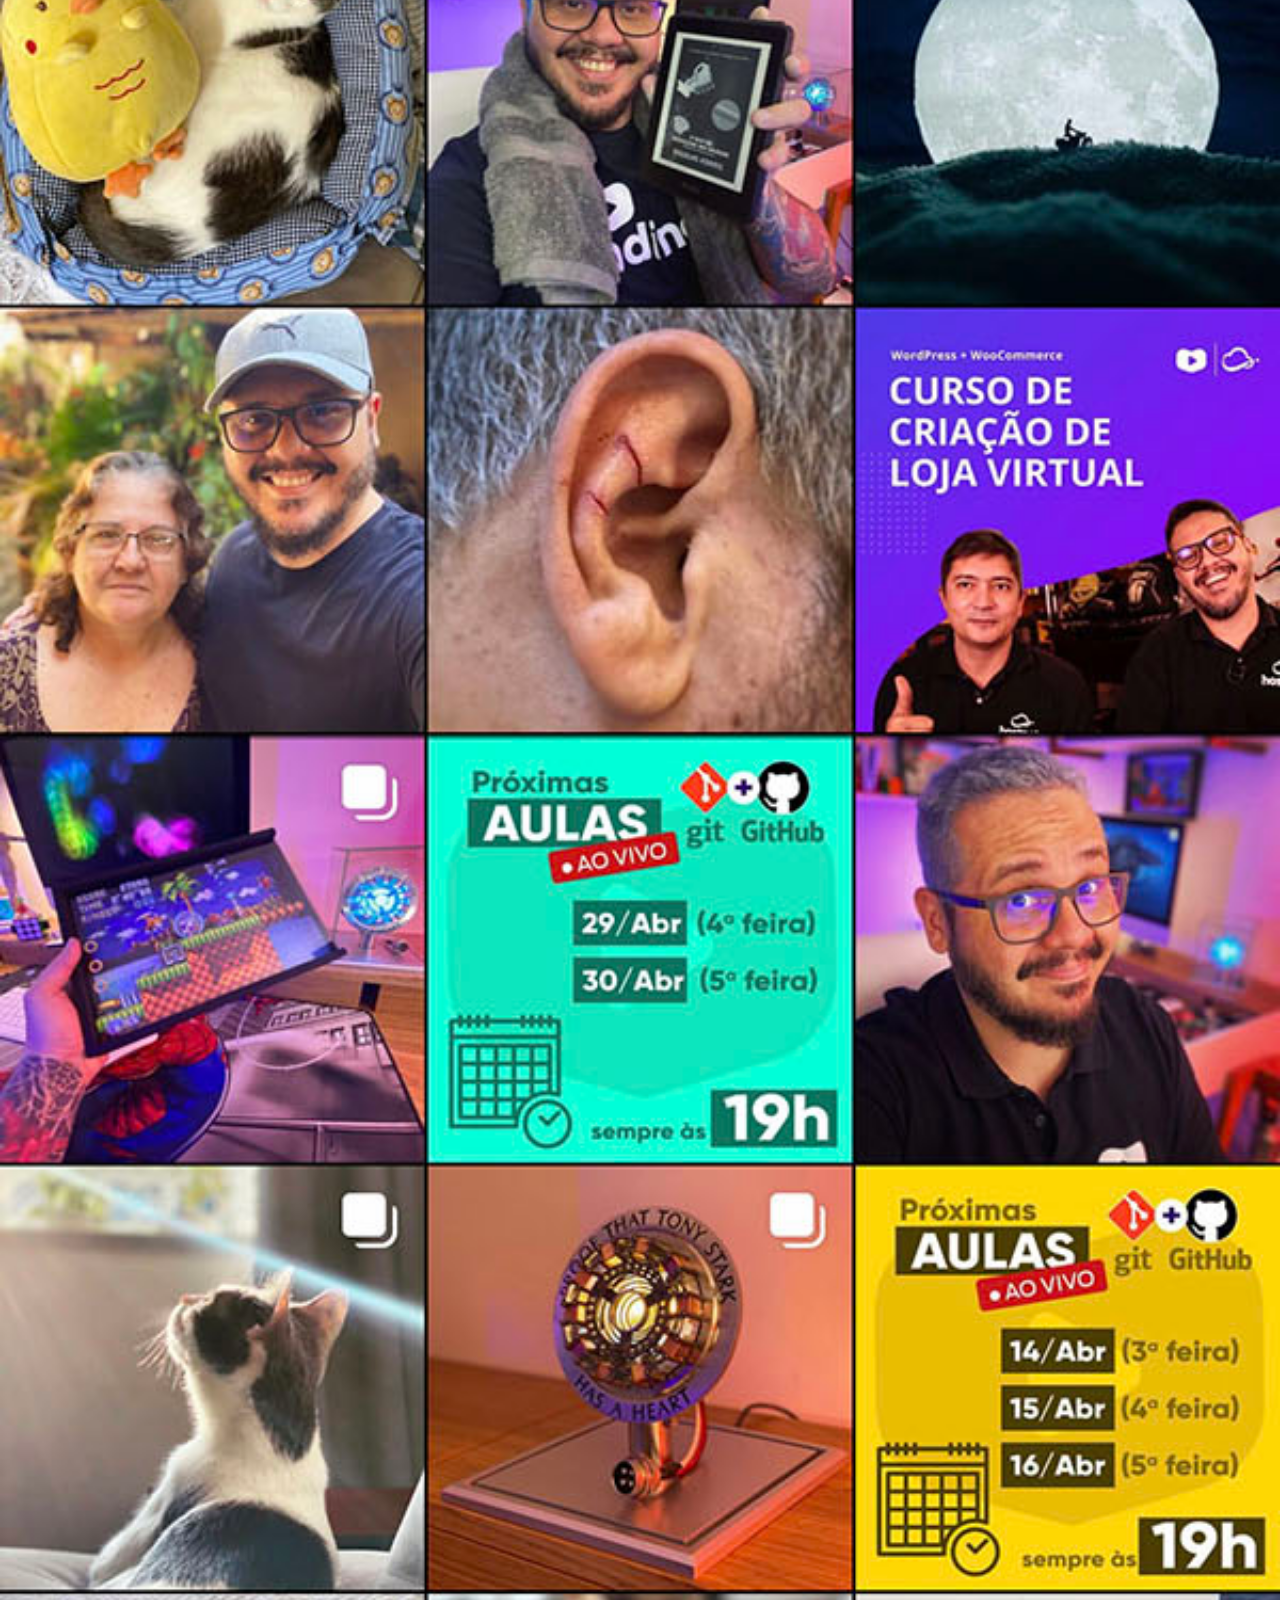
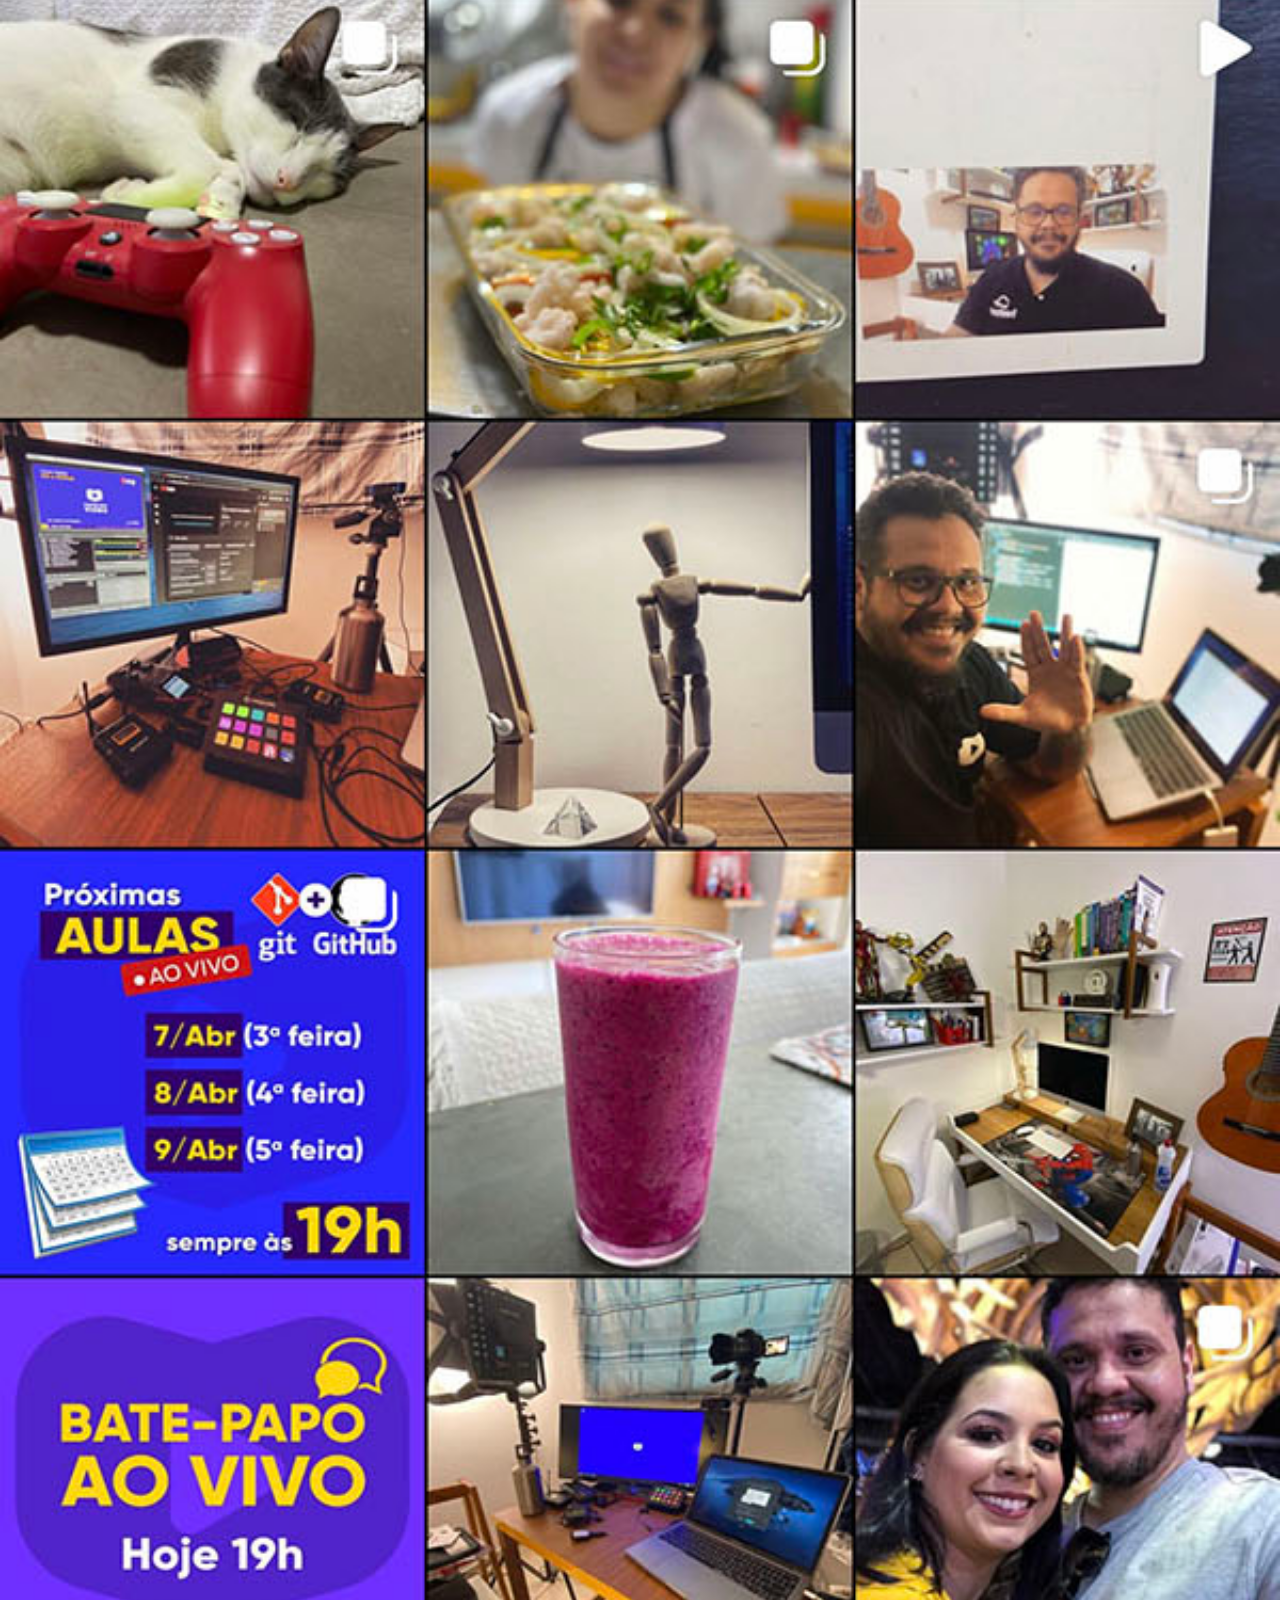
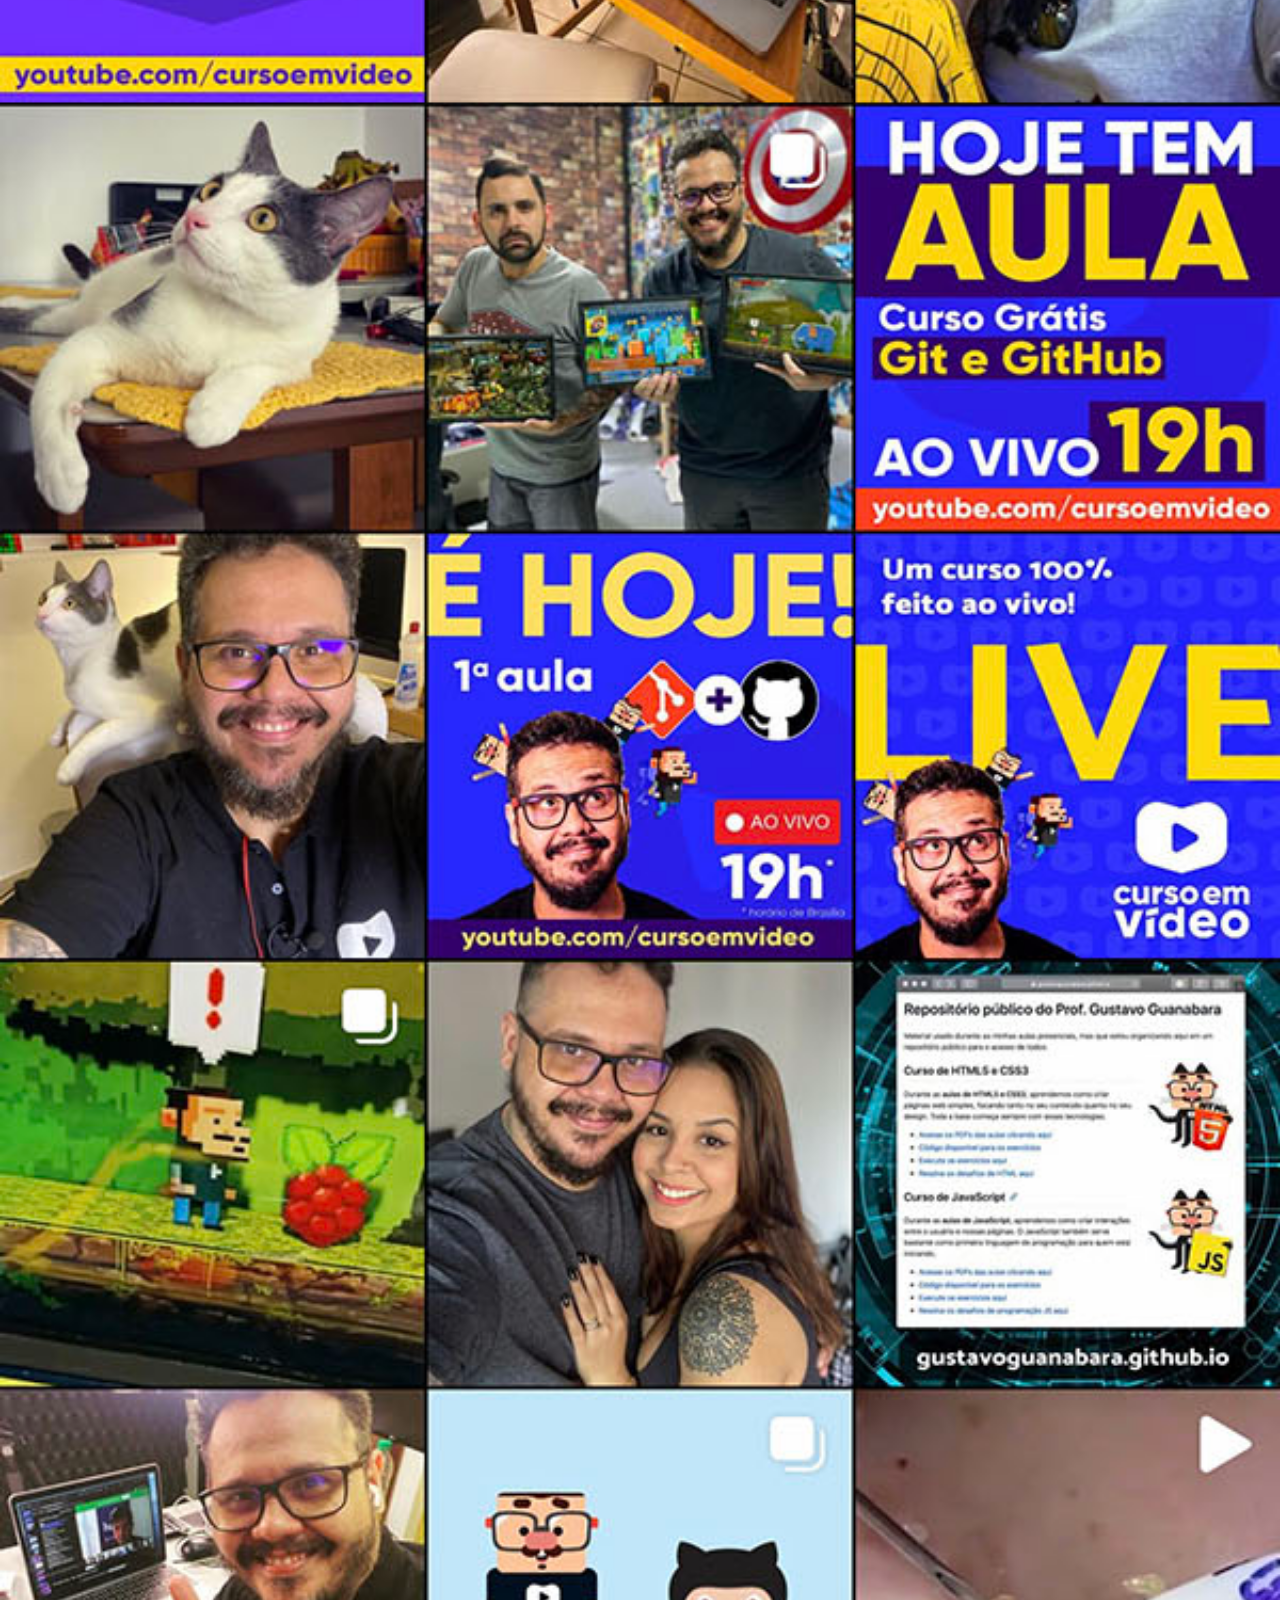
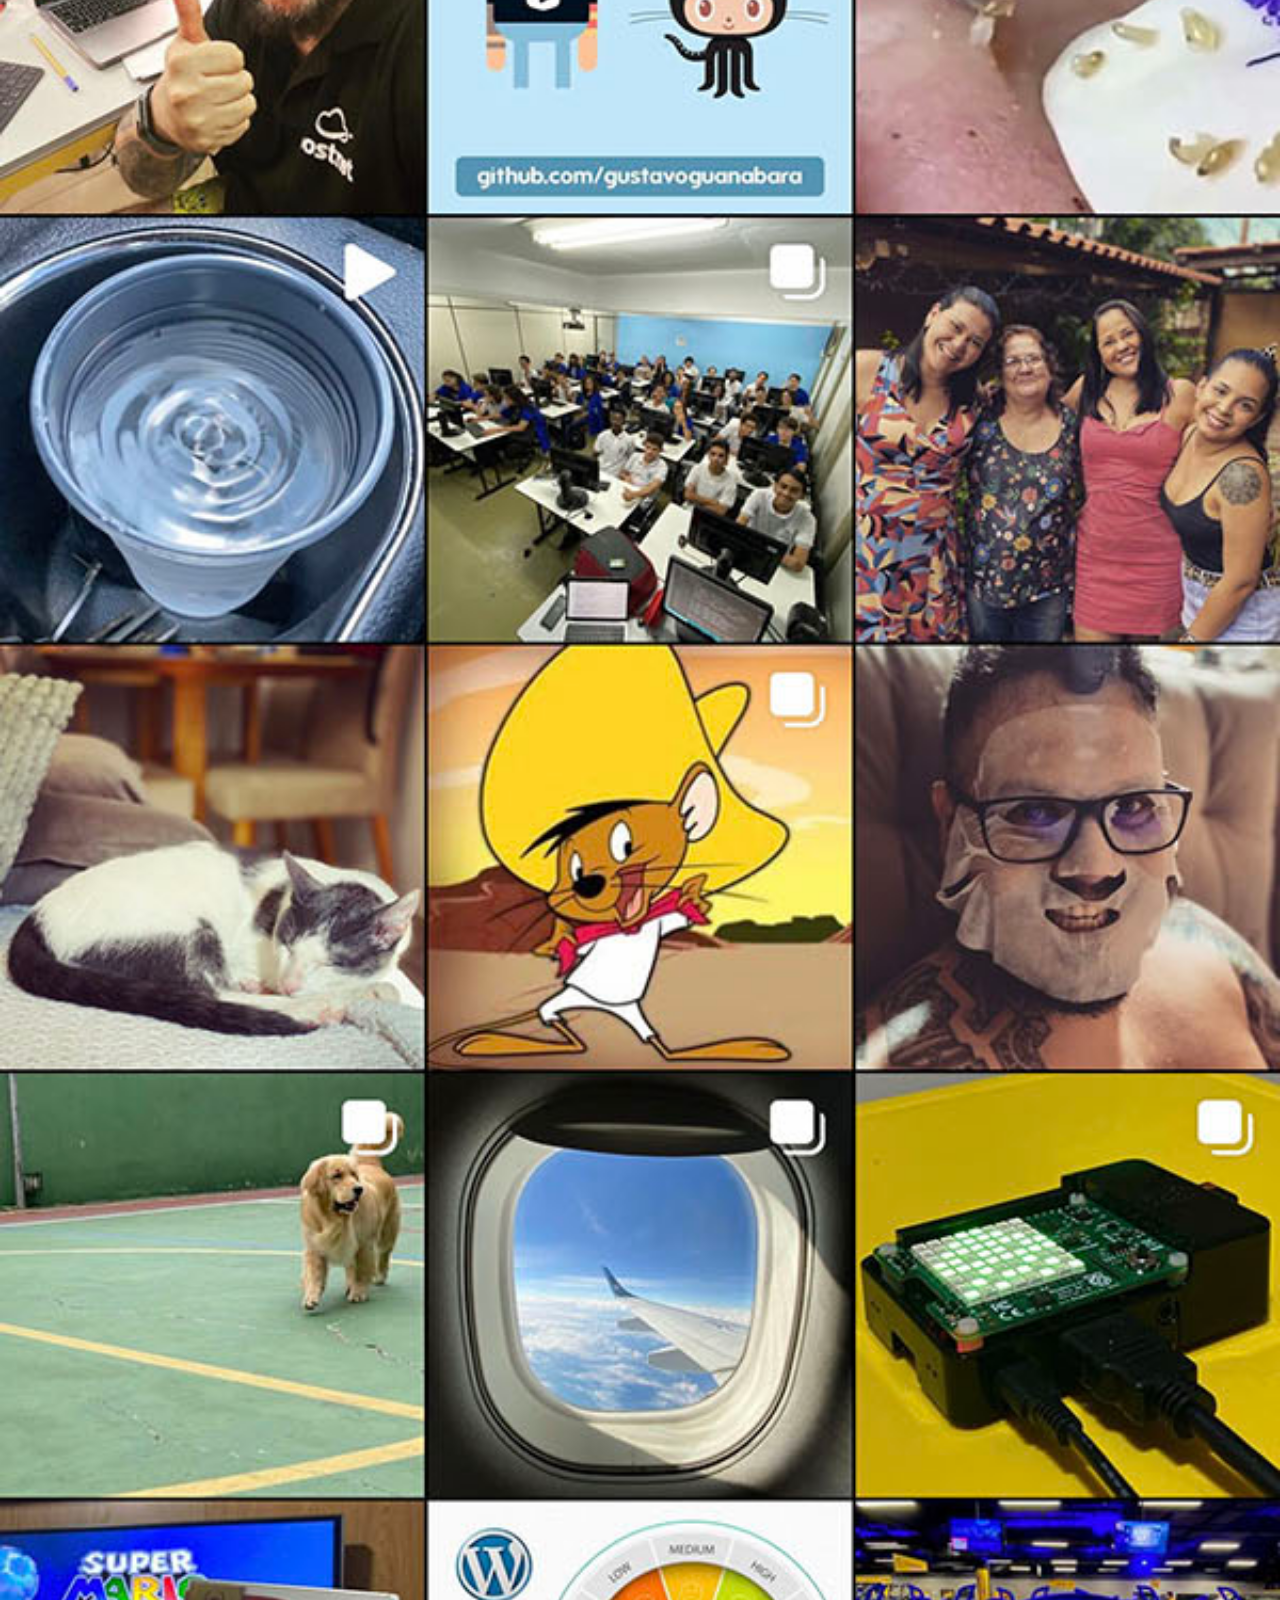
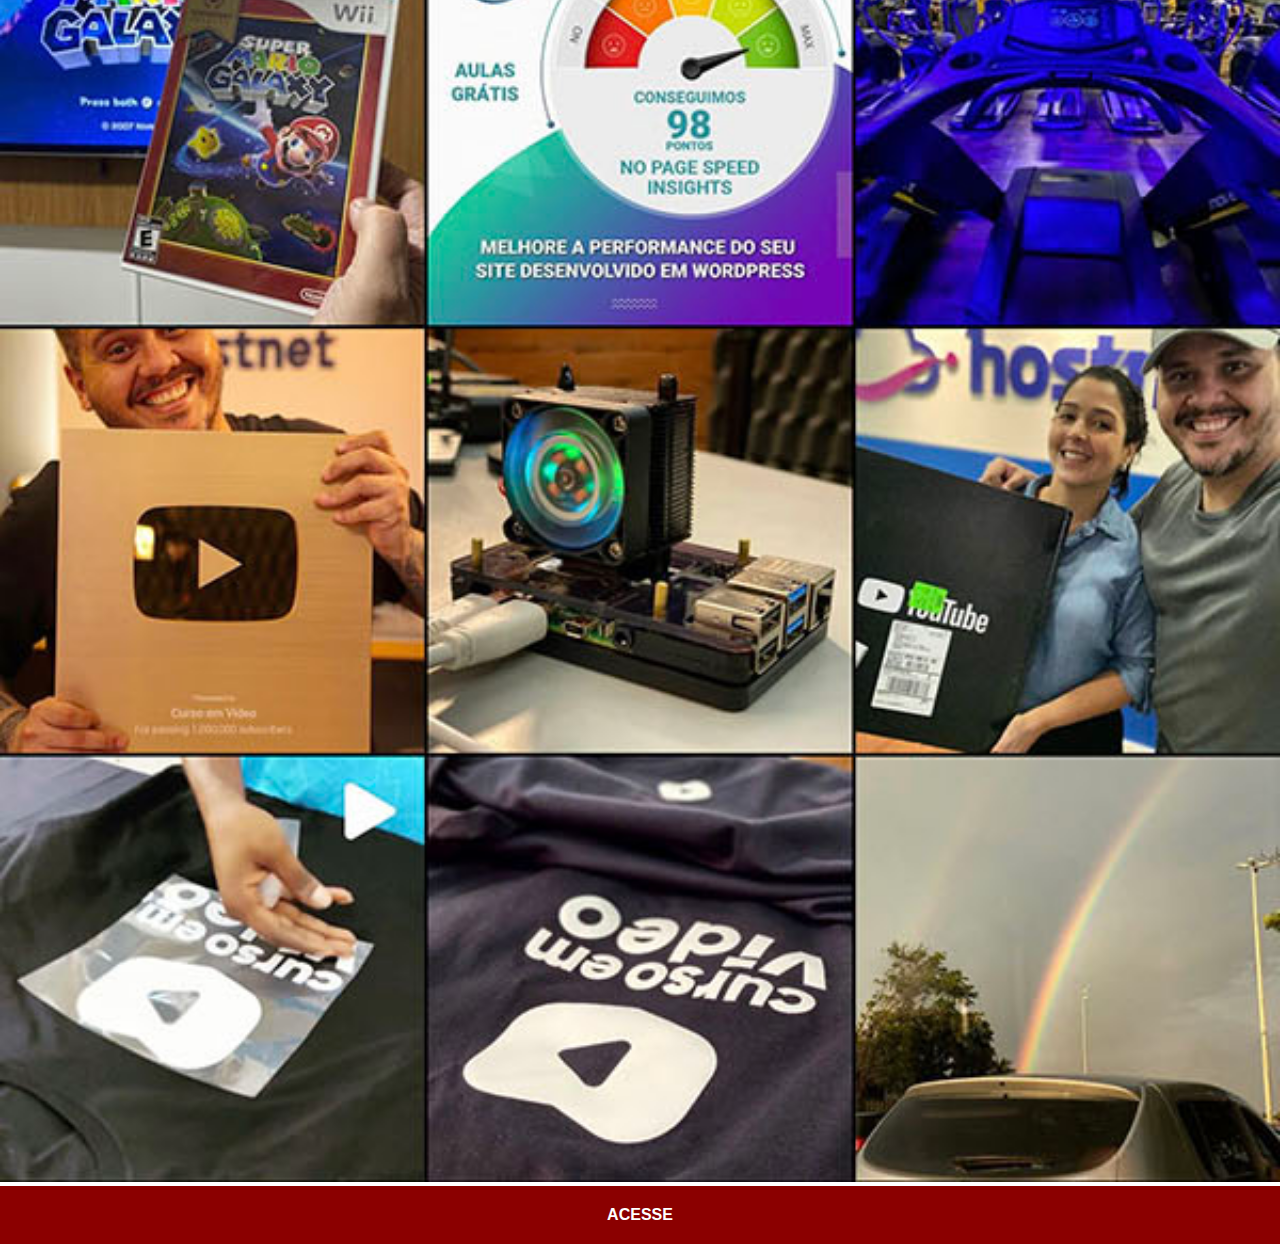
<file: instagram.html>
<!DOCTYPE html>
<html lang="pt-br">
<head>
    <meta charset="UTF-8">
    <meta name="viewport" content="width=device-width, initial-scale=1.0">
    <title>Instagram</title>
    <link rel="stylesheet" href="estilos/social.css">
</head>
<body>
    <img src="imagens/tela-instagram.jpg" alt="Instagram">
    <a href="https://www.instagram.com/gustavoguanabara/" target="_blank">ACESSE</a>
</body>
</html>
</file>
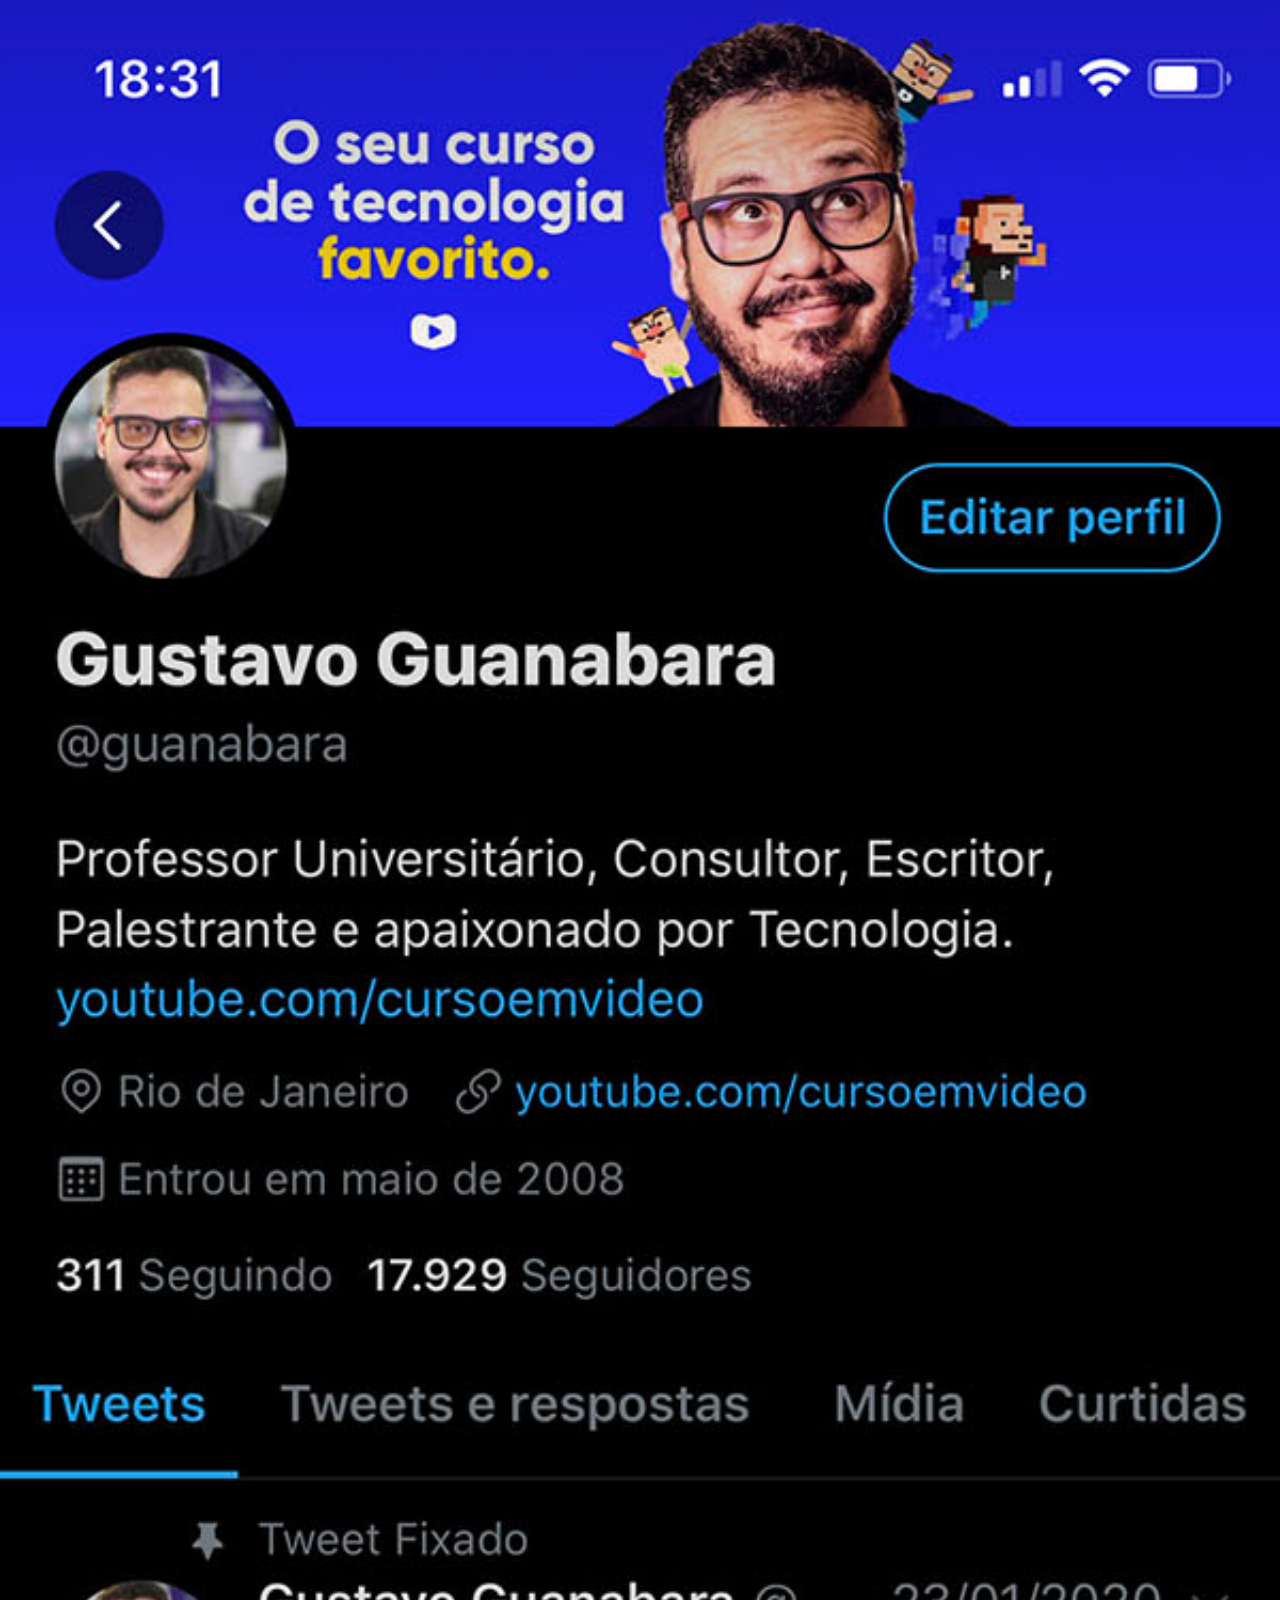
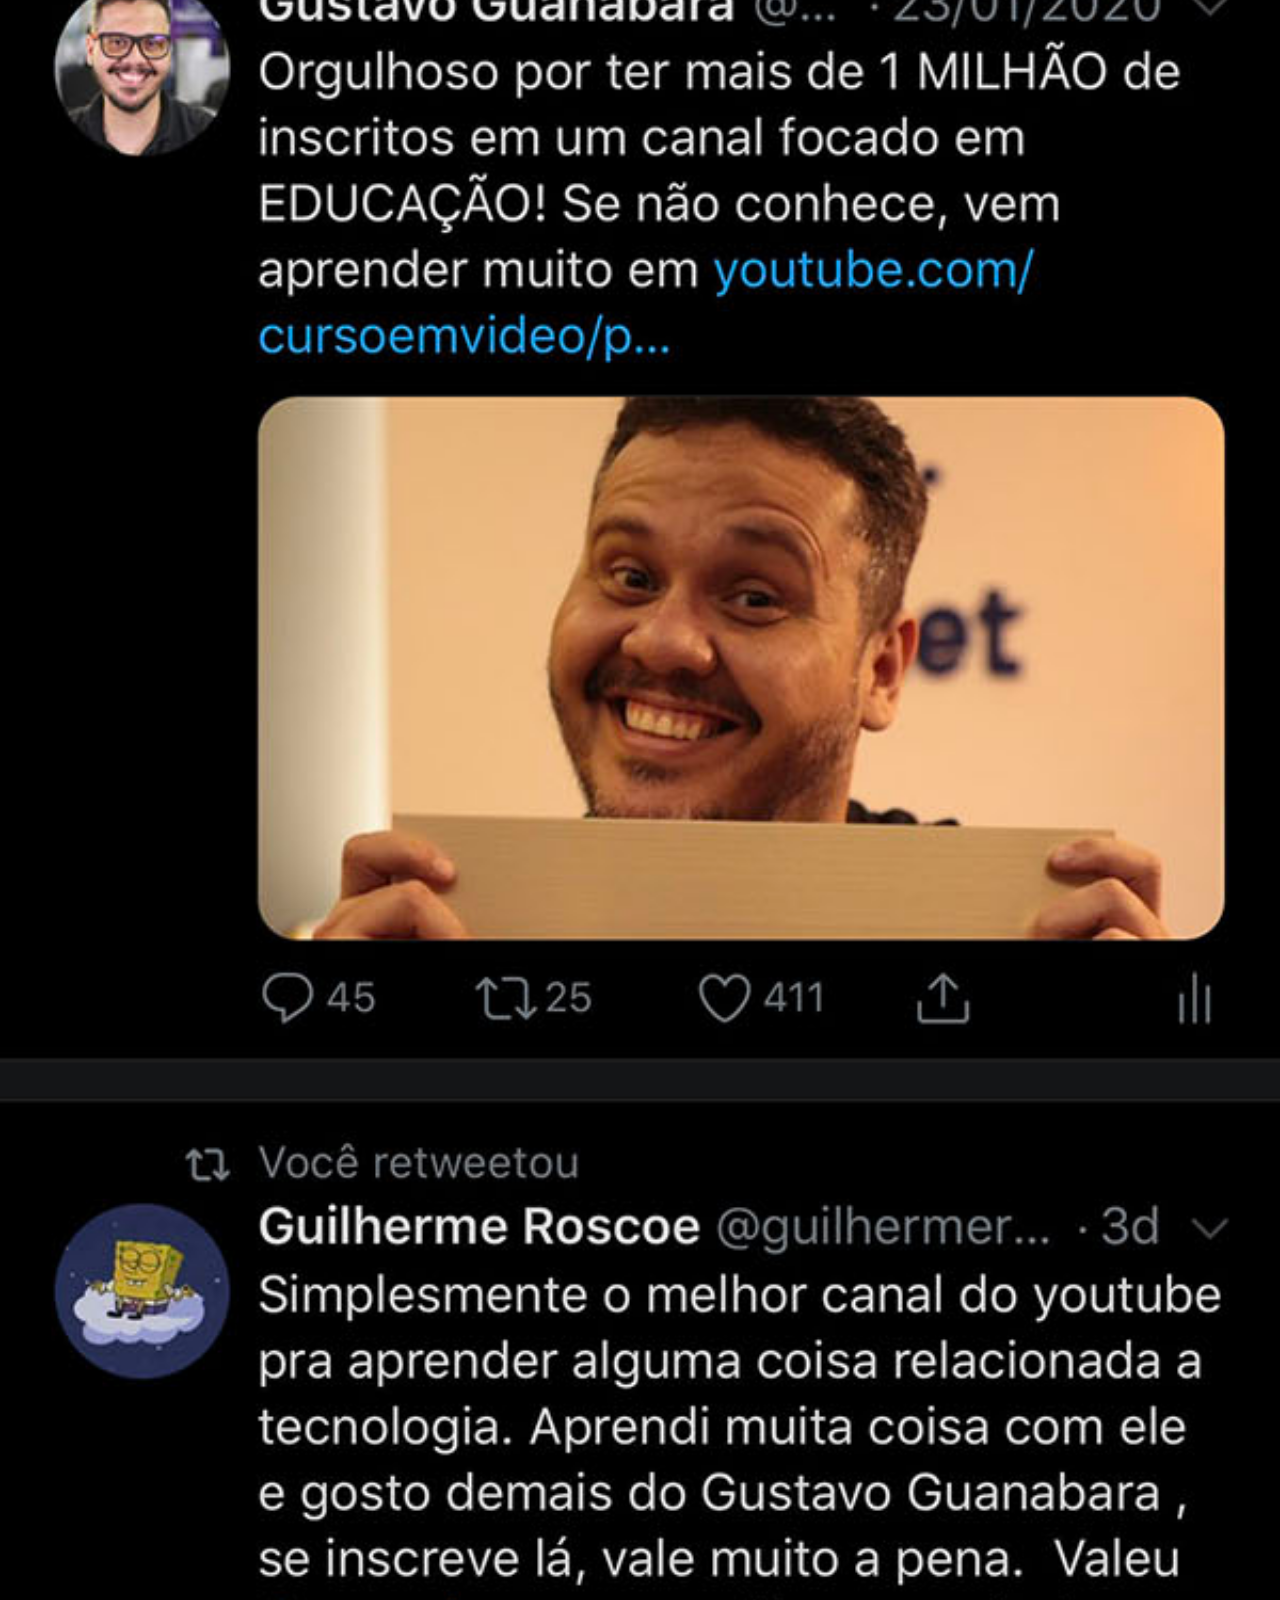
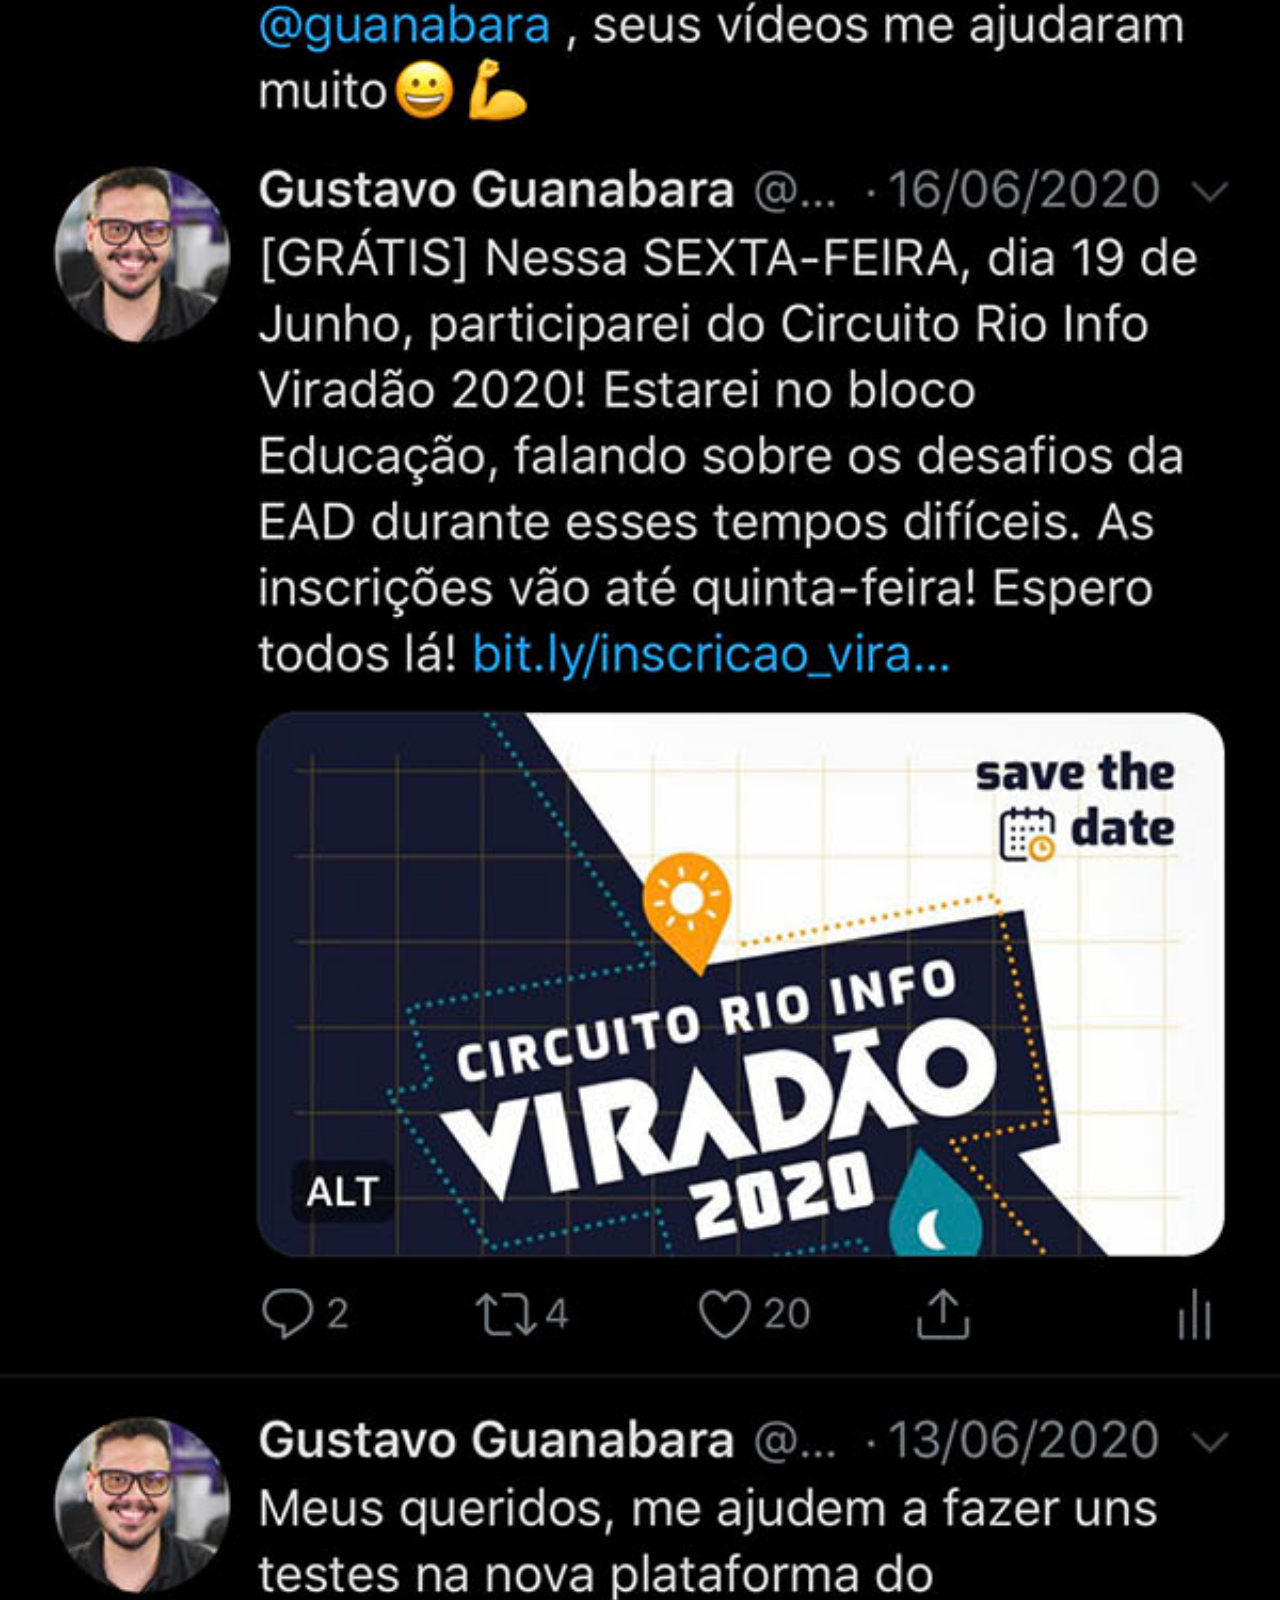
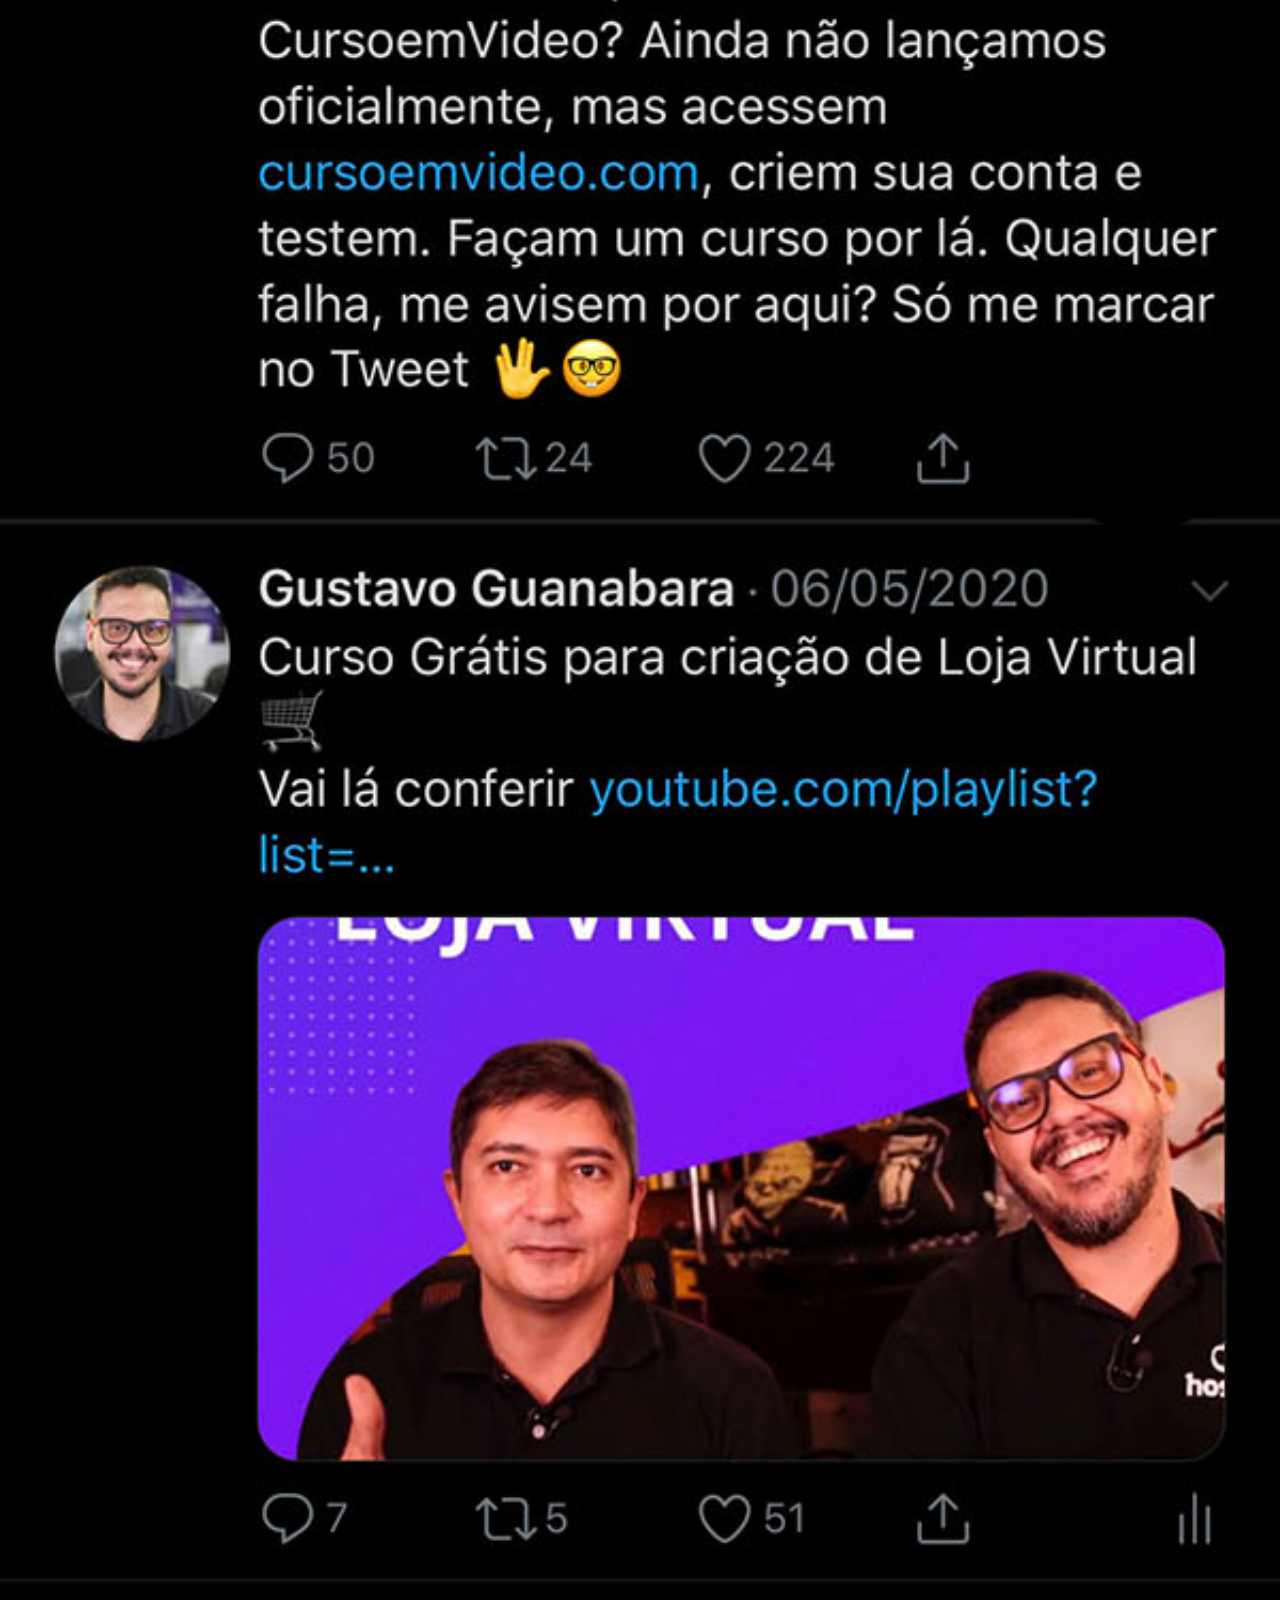
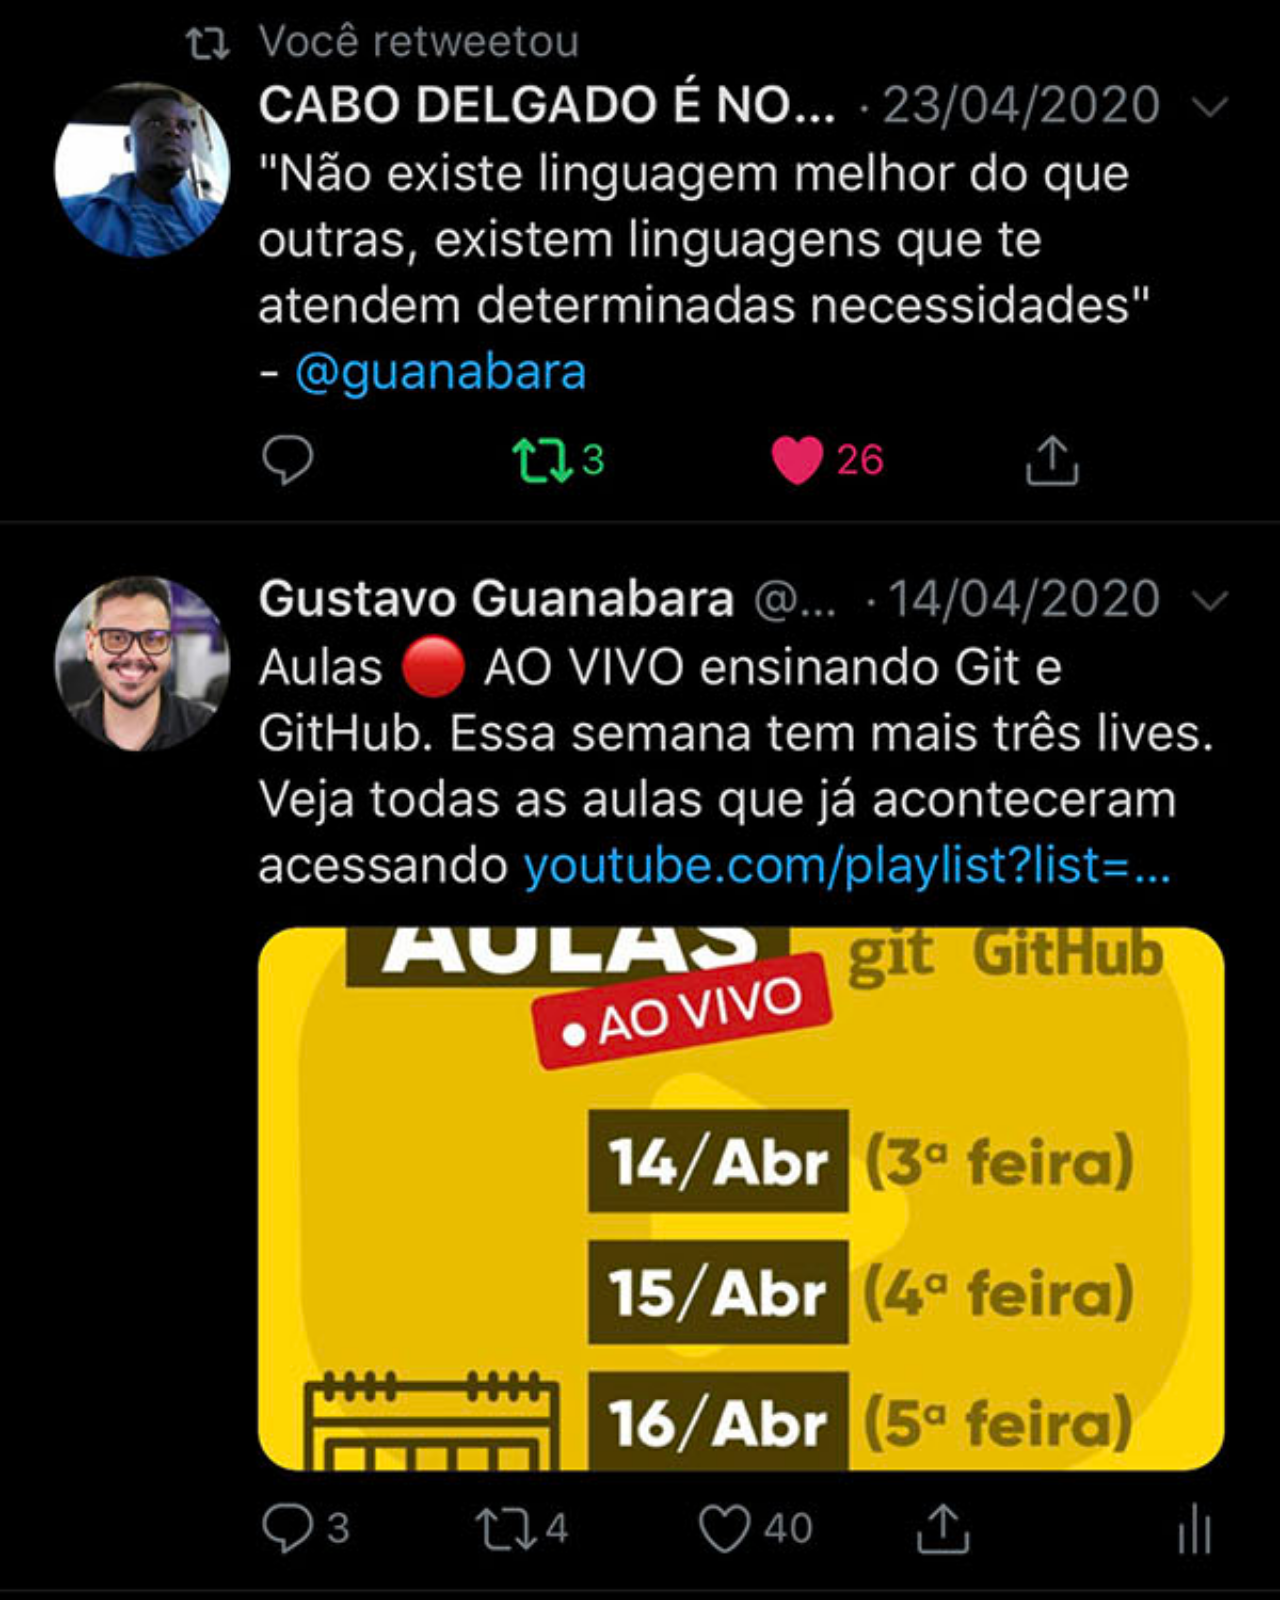
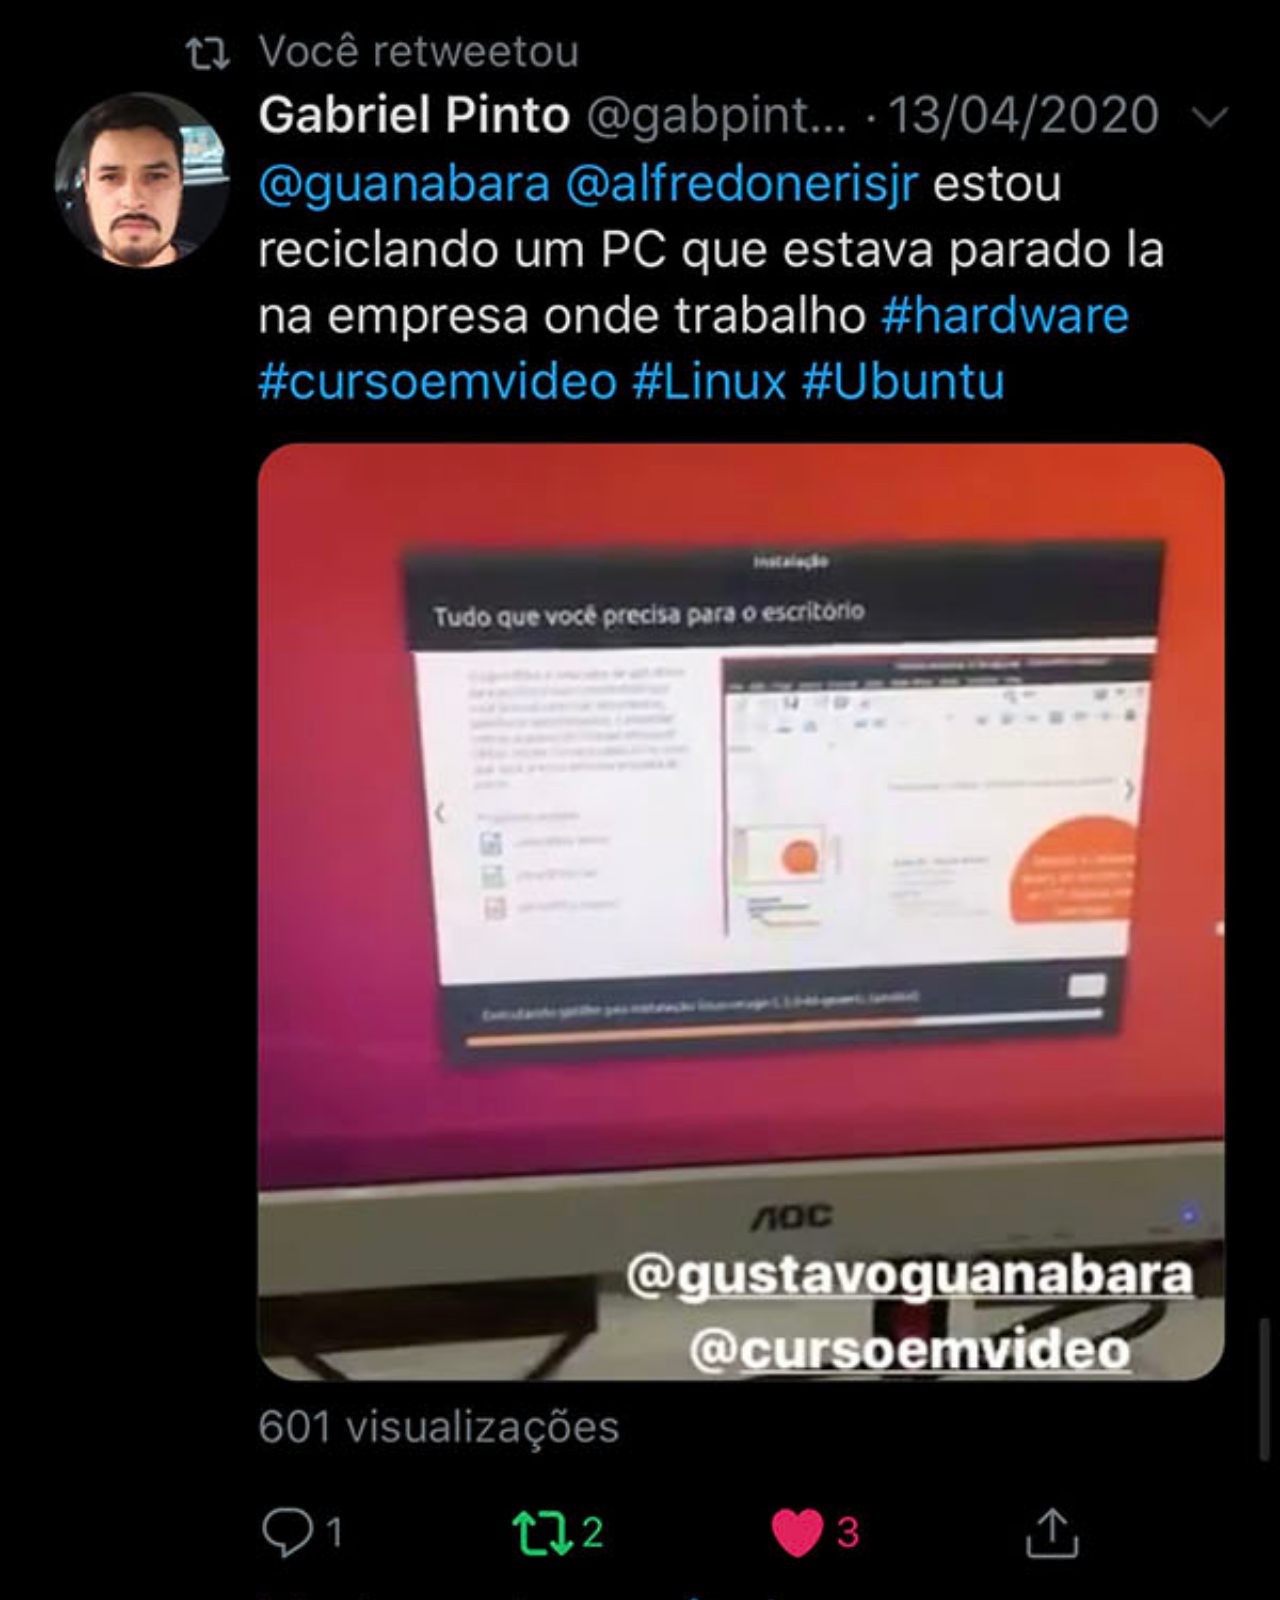
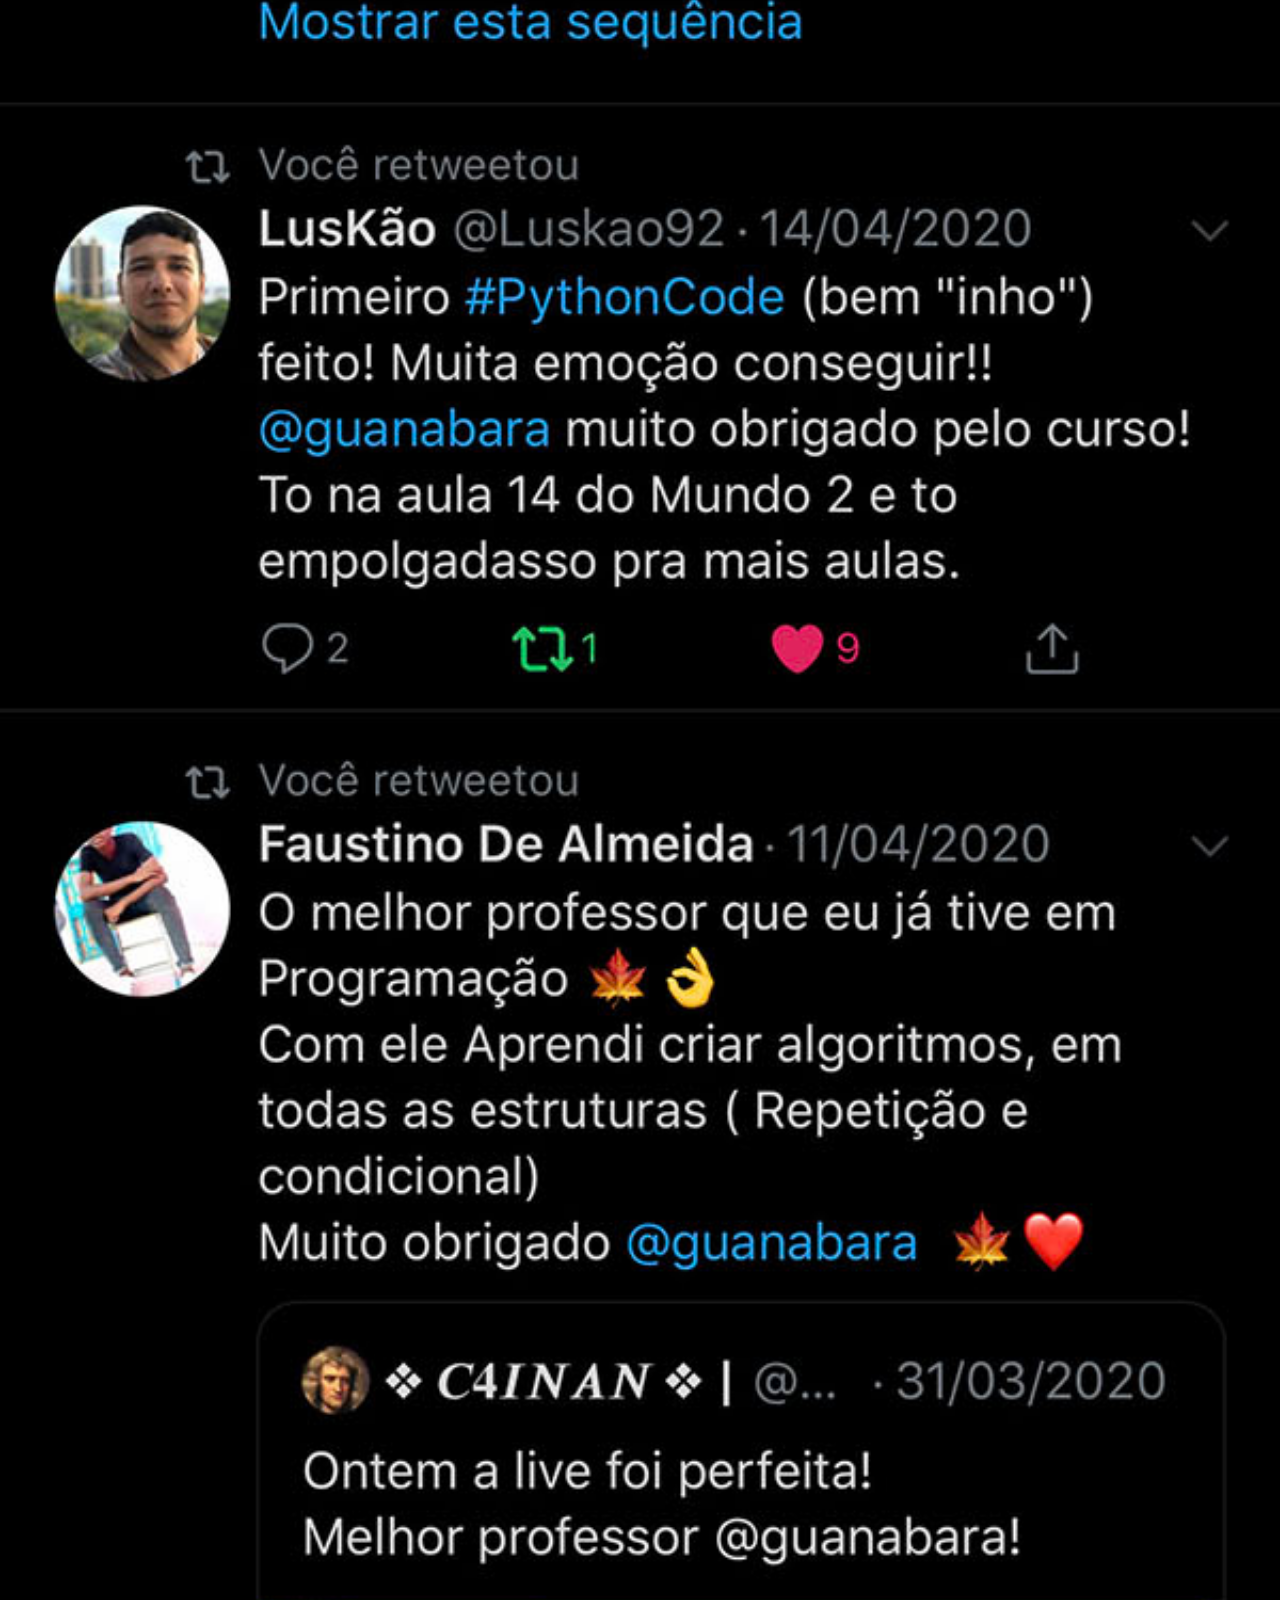
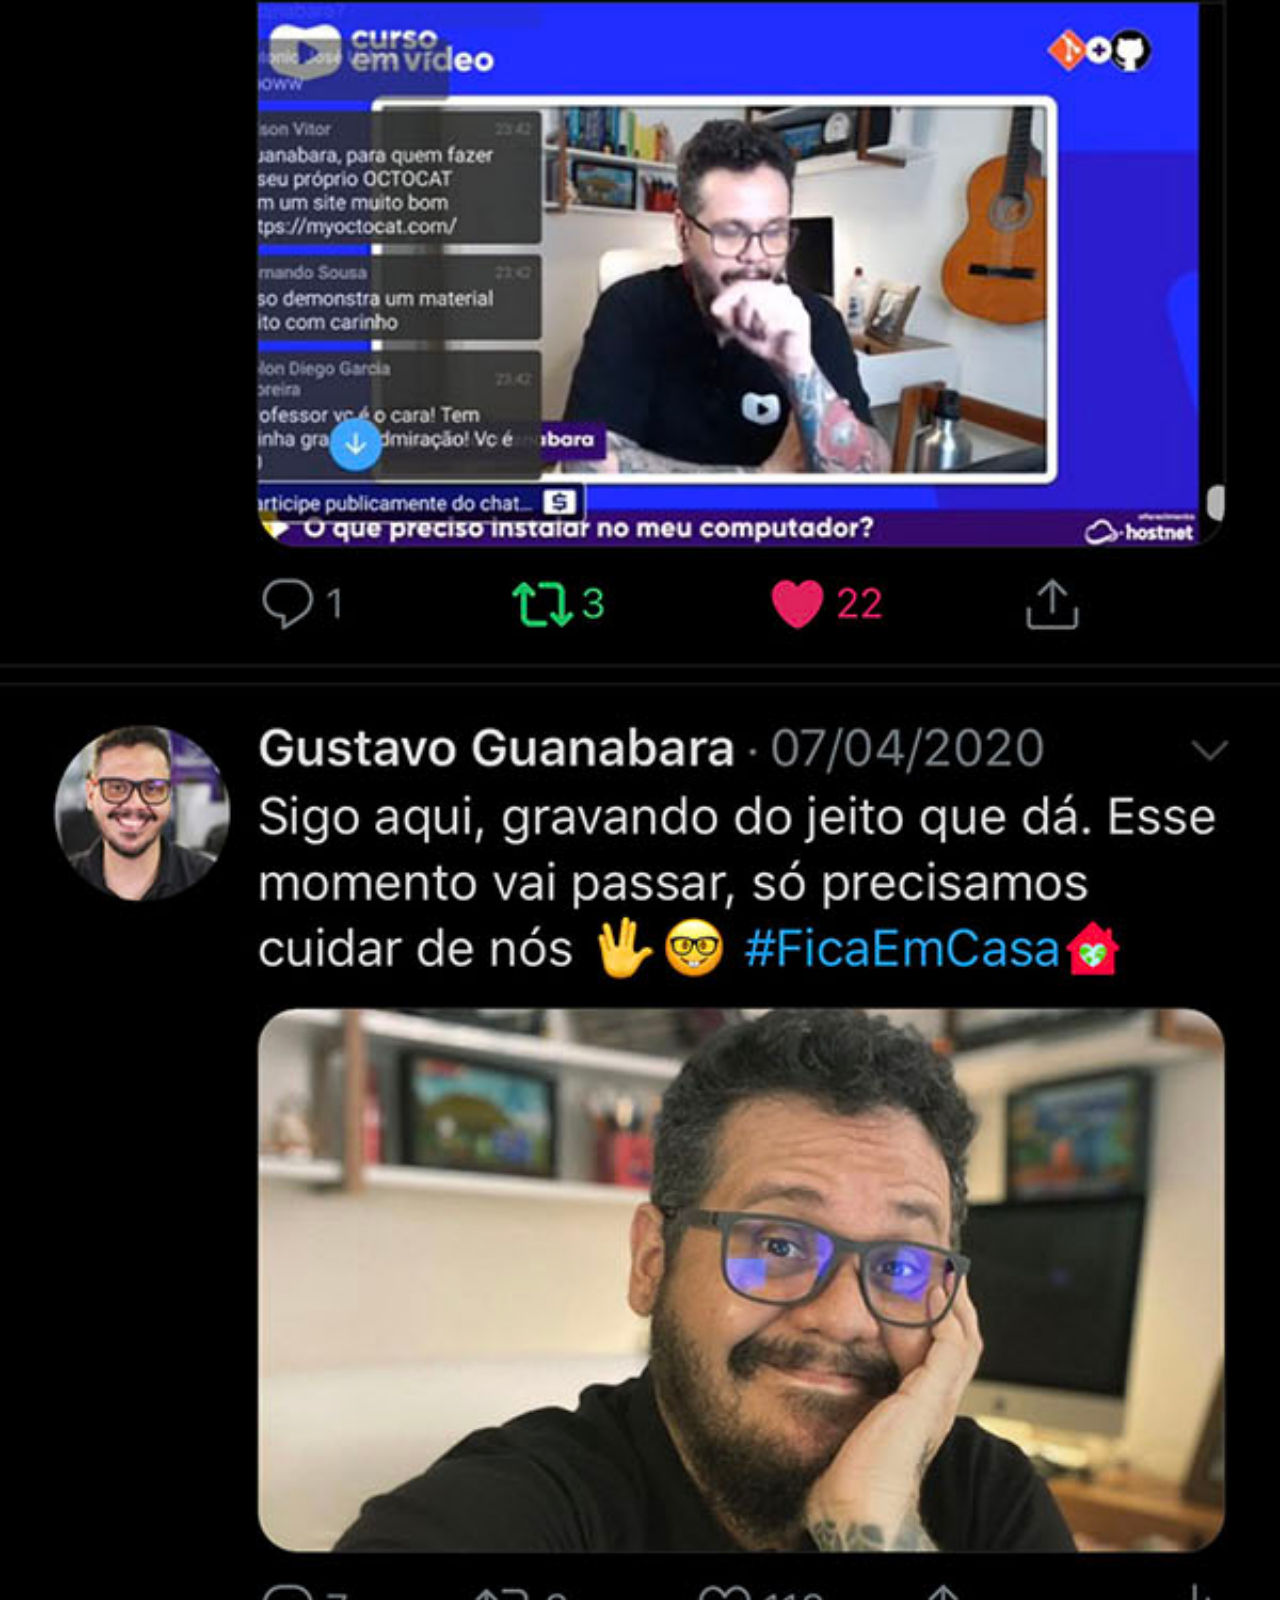
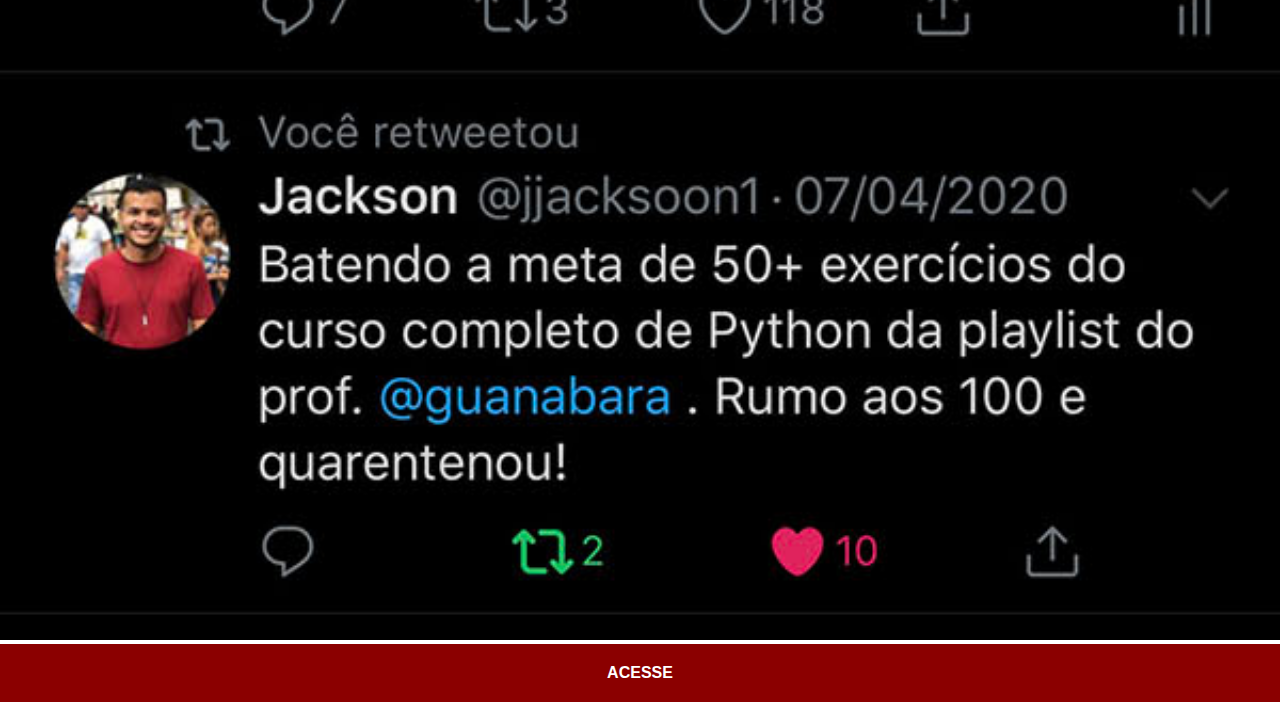
<file: twitter.html>
<!DOCTYPE html>
<html lang="pt-br">
<head>
    <meta charset="UTF-8">
    <meta name="viewport" content="width=device-width, initial-scale=1.0">
    <title>Twitter</title>
    <link rel="stylesheet" href="estilos/social.css">
</head>
<body>
    <img src="imagens/tela-twitter.jpg" alt="Twitter">
    <a href="https://twitter.com/davidsant_19" target="_blank">ACESSE</a>
</body>
</html>
</file>
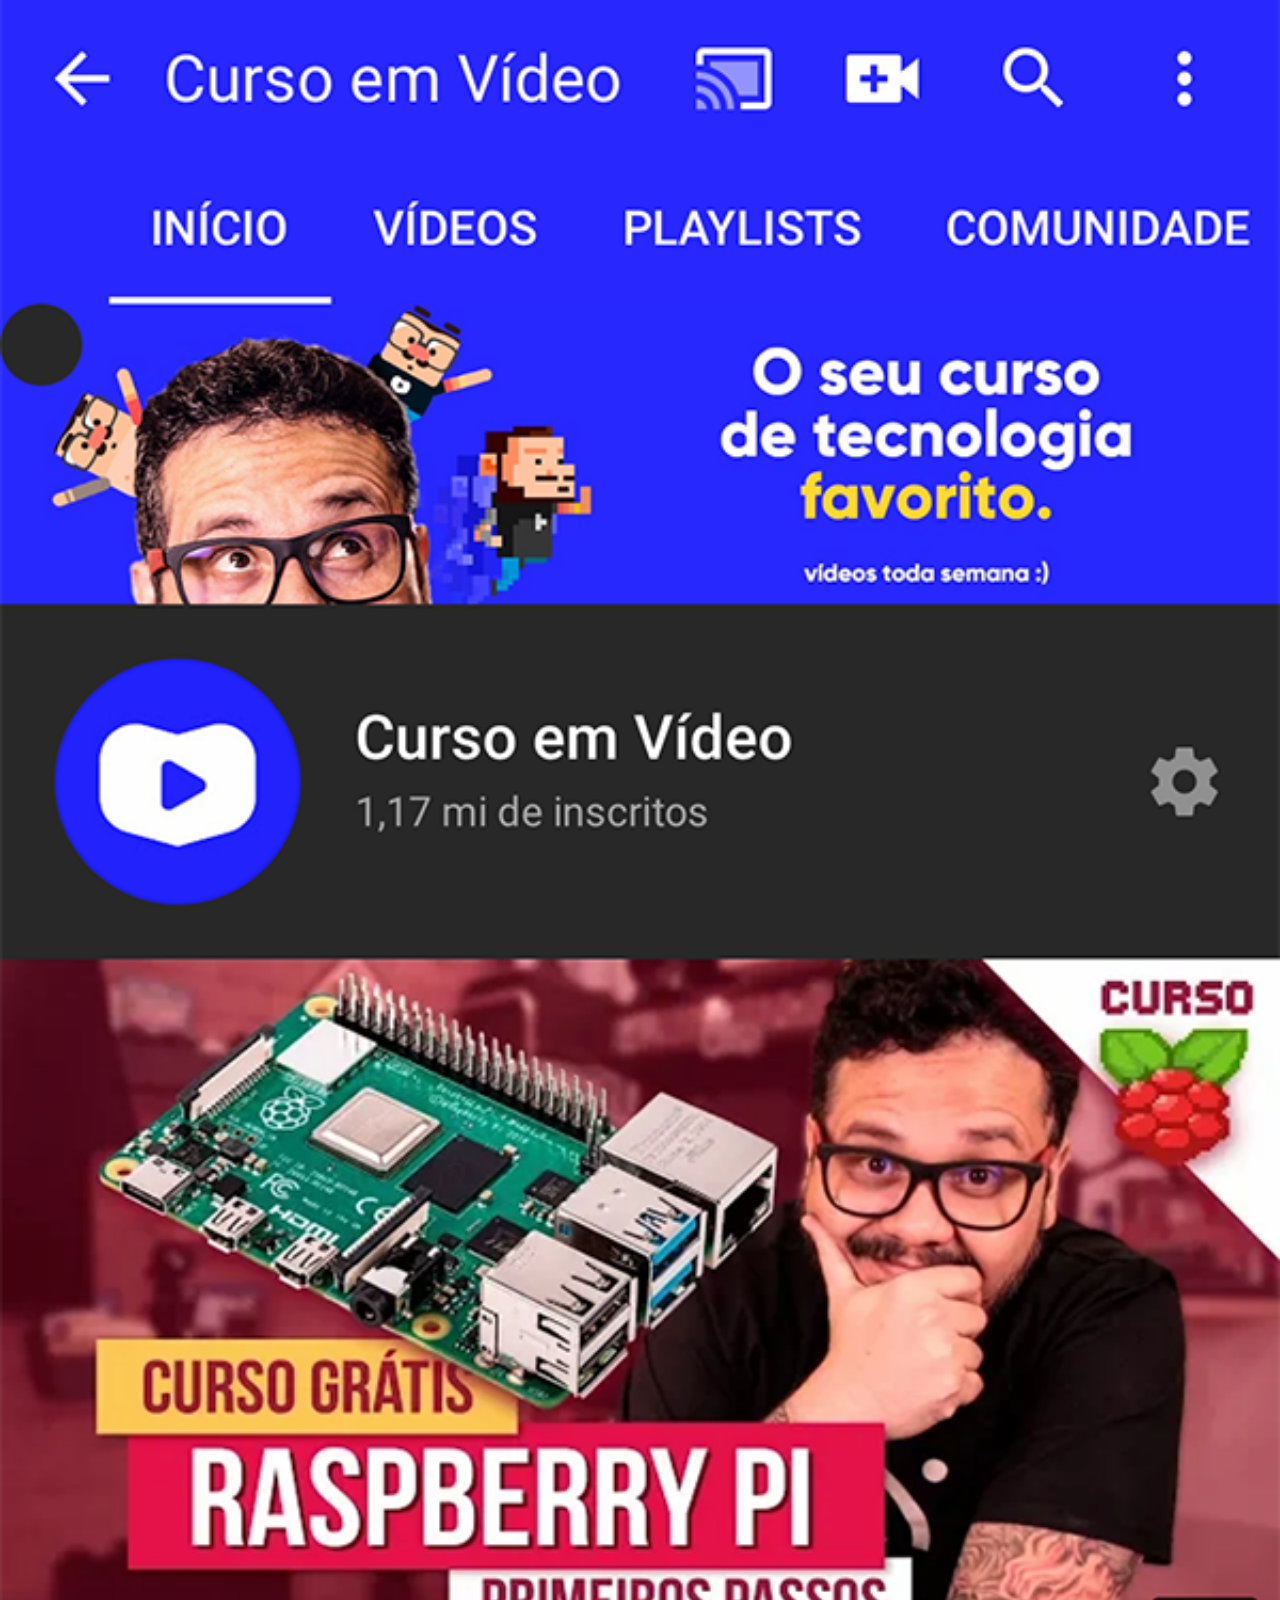
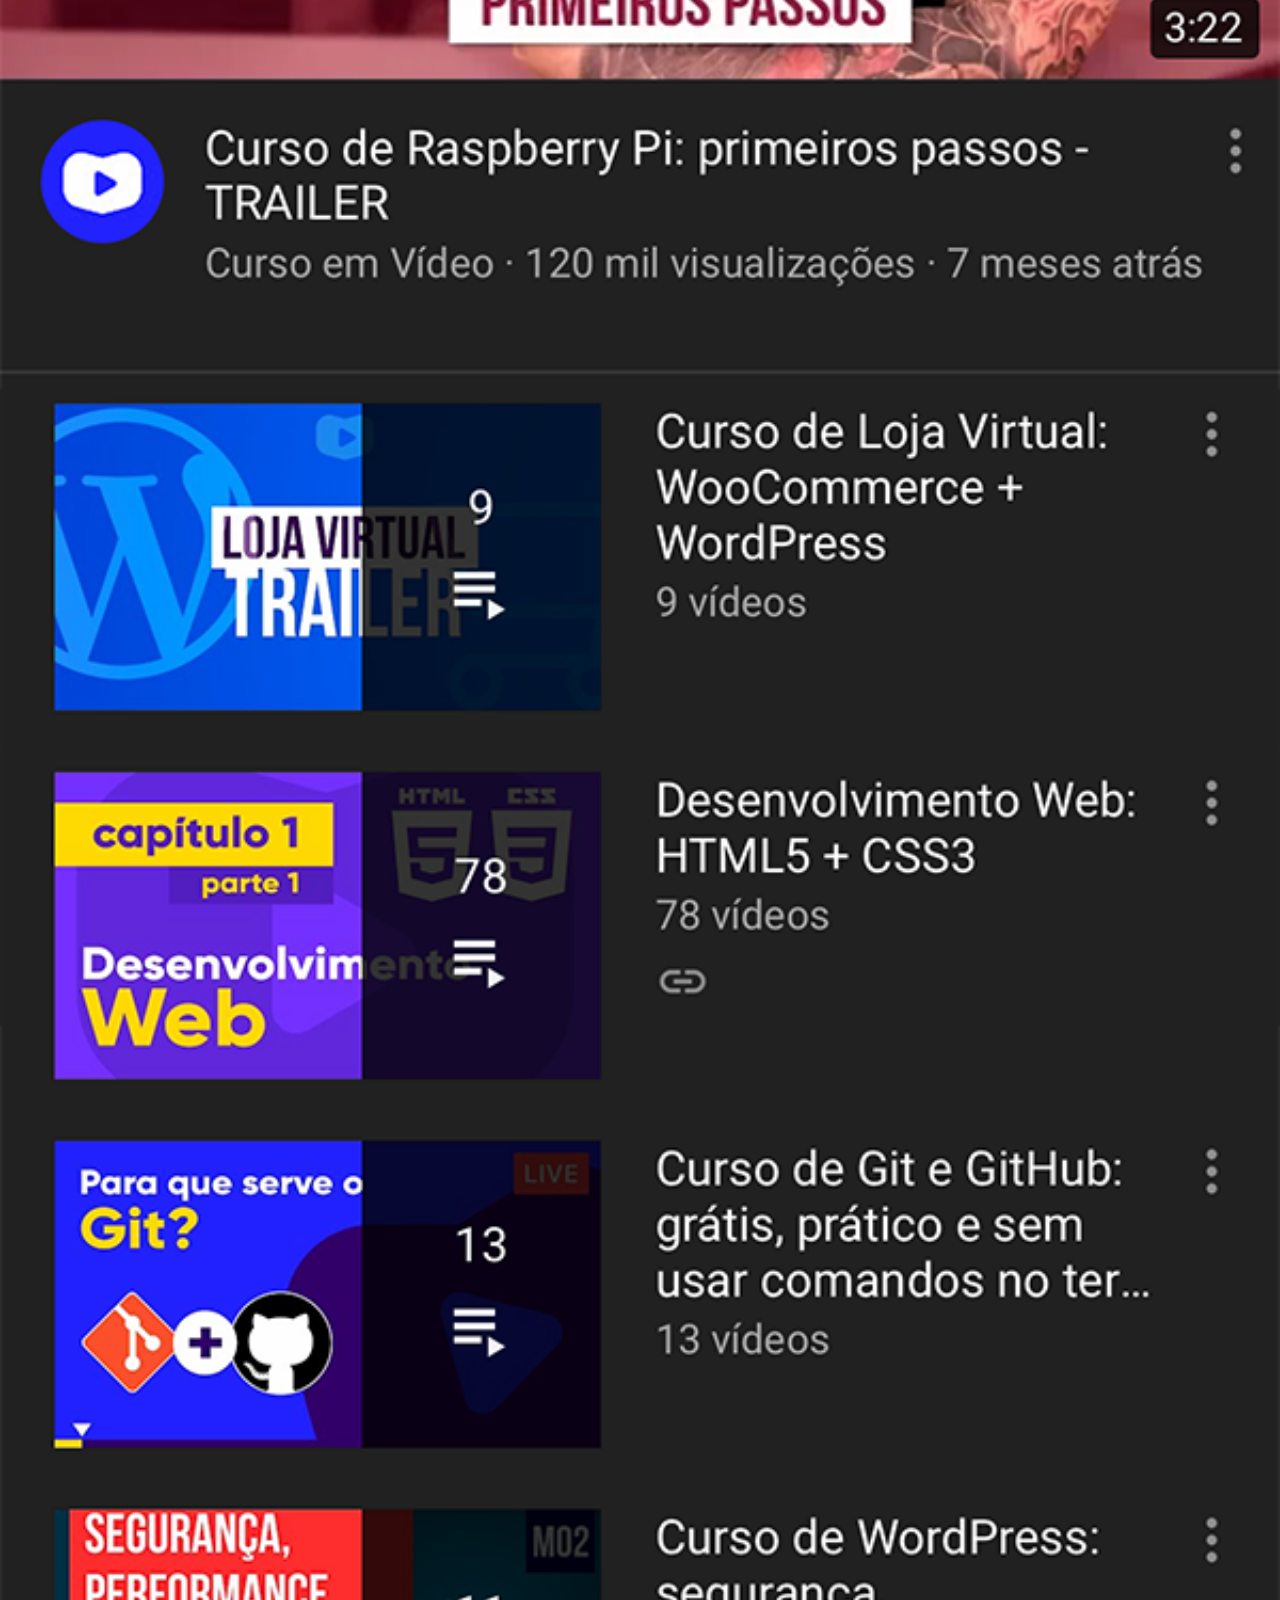
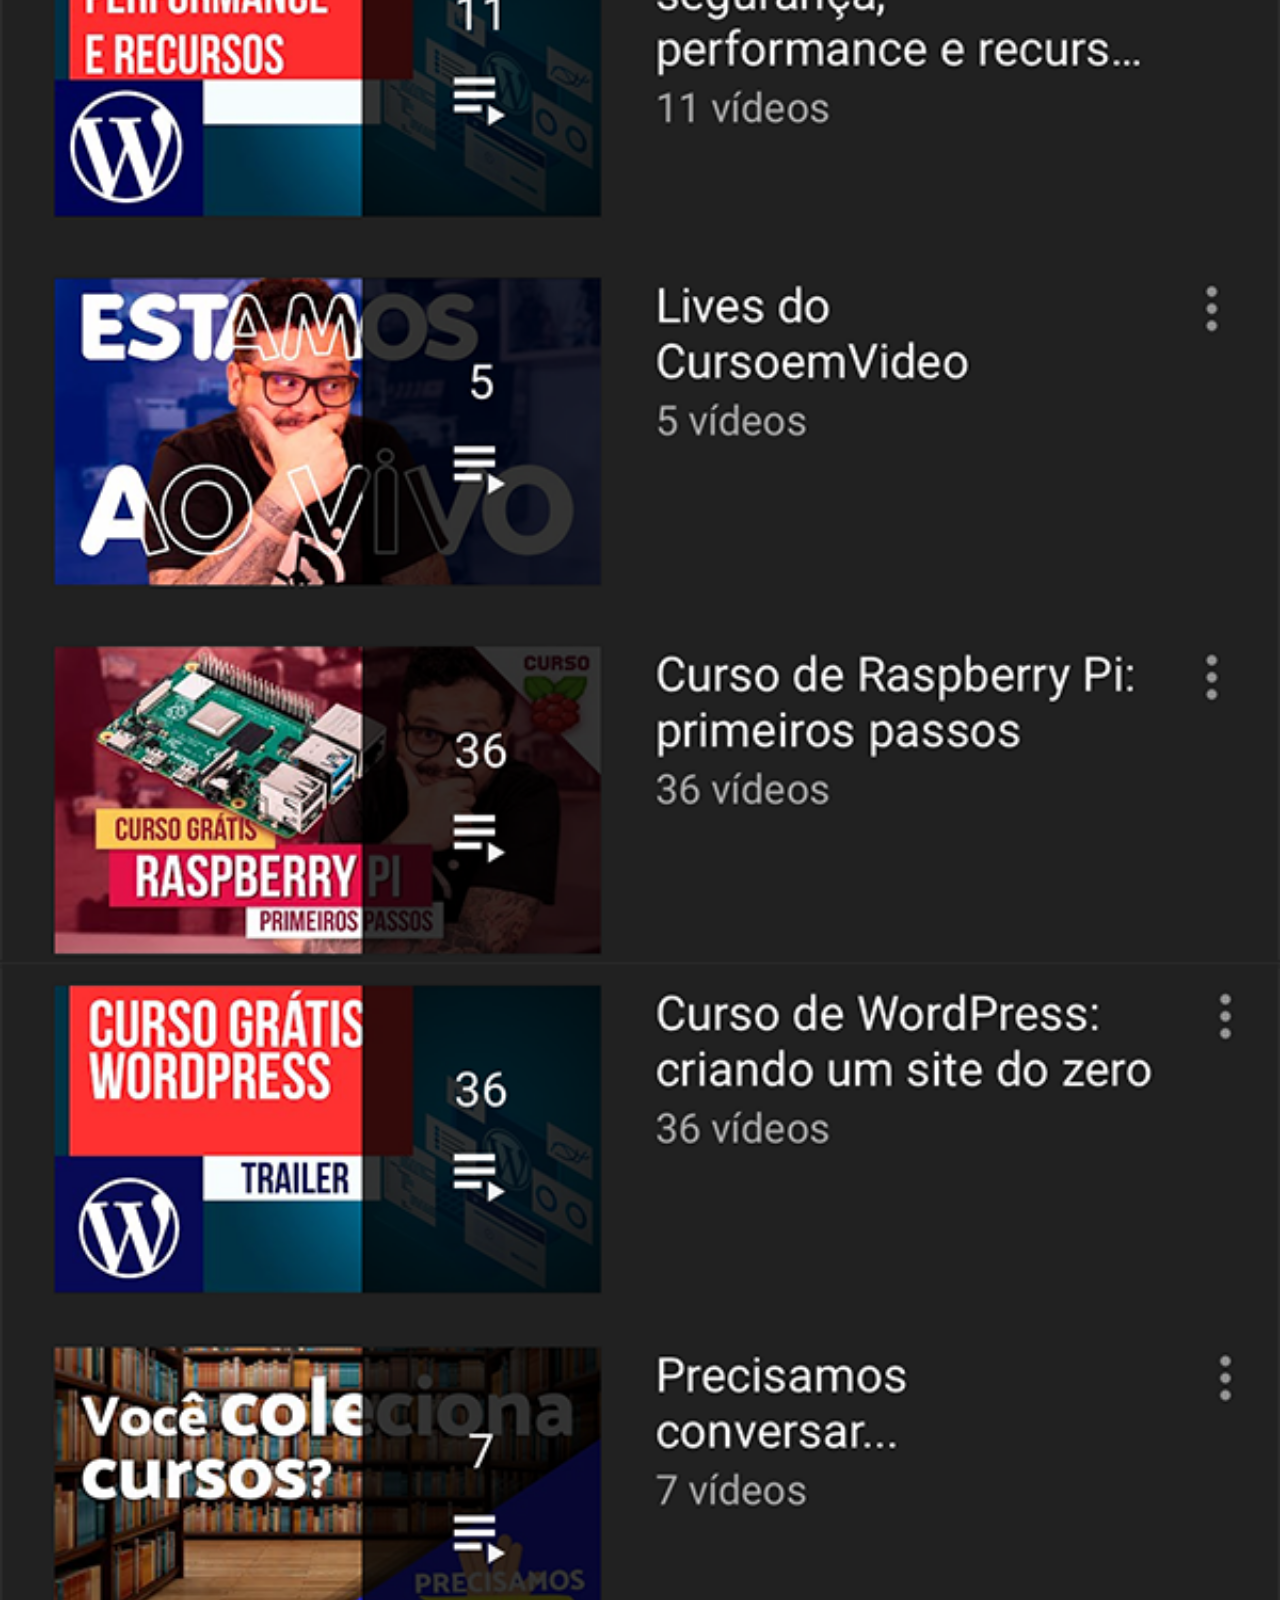
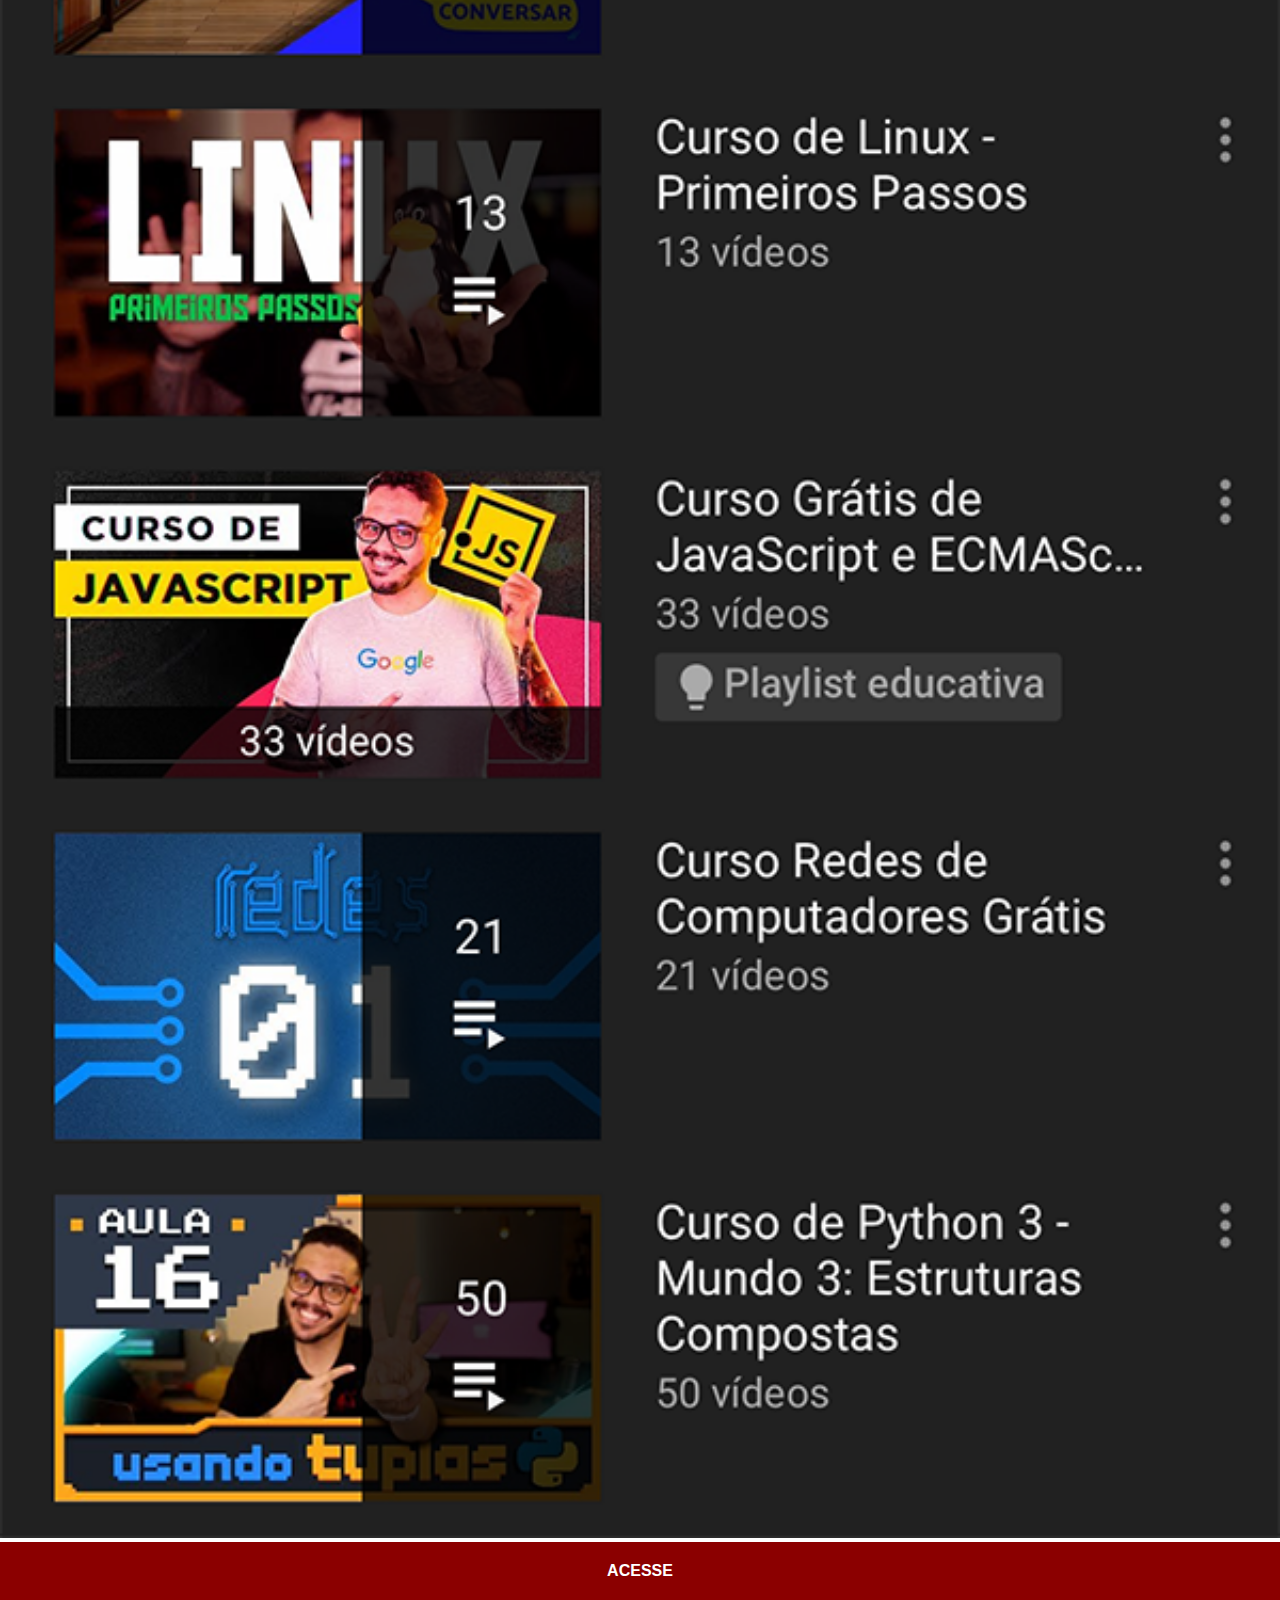
<file: youtube.html>
<!DOCTYPE html>
<html lang="pt-br">
<head>
    <meta charset="UTF-8">
    <meta name="viewport" content="width=device-width, initial-scale=1.0">
    <title>YouTube</title>
    <link rel="stylesheet" href="estilos/social.css">
</head>
<body>
    <img src="imagens/tela-youtube.png" alt="YouTube">
    <a href="https://www.youtube.com/@CursoemVideo/playlists" target="_blank">ACESSE</a>
</body>
</html>
</file>
<file: estilos/style.css>
@charset "UTF-8";

* {
    margin: 0px;
    padding: 0px;
    font-family: Arial, Helvetica, sans-serif;
}

::-webkit-scrollbar {
    width: 0px;
    height: 0px;
}

html, body {
    height: 100vh;
    width: 100vw;
    background-color: black;
}

body {
    background: url('../imagens/fundo-madeira.jpg') no-repeat top center;
    background-size: cover;
    background-attachment: fixed;
}

main {
    position: relative;
    height: 100vh;
}

section#telefone {
    position: absolute;
    top: 50%;
    left: 50%;
    transform: translate(-50%, -50%);

    height: 627px;
    width: 311px;
    background: url('../imagens/frame-iphone.png') no-repeat;
}

iframe#tela {
    position: relative;
    top: 80px;
    left: 22px;
    width: 267px;
    height: 471px;
}

section#redes-sociais {
    text-align: right;
}

section#redes-sociais img {
    width: 50px;
    margin: 10px;
    border-radius: 50%;
    box-shadow: 2px 2px 5px rgba(0, 0, 0, 0.404);
    box-sizing: border-box;
}

section#redes-sociais img:hover {
    border: 2px solid rgba(255, 255, 255, 0.637);
    transform: translate(-3px, -3px);
    box-shadow: 5px 5px 10px rgba(0, 0, 0, 0.637);
    transition: transform .3s, border 1s;
}
</file>
<file: estilos/social.css>
@charset "UTF- 8";

* {
    margin: 0px;
    padding: 0px;
    font-family: Arial, Helvetica, sans-serif;
}

::-webkit-scrollbar {
    width: 0px;
    height: 0px;
}

img {
    width: 100vw;
}

a {
    display: block;
    background-color: darkred;
    color: white;
    padding: 20px;
    text-align: center;
    font-weight: bolder;
    text-decoration: none;
}

a:hover {
    background-color: red;
}
</file>
